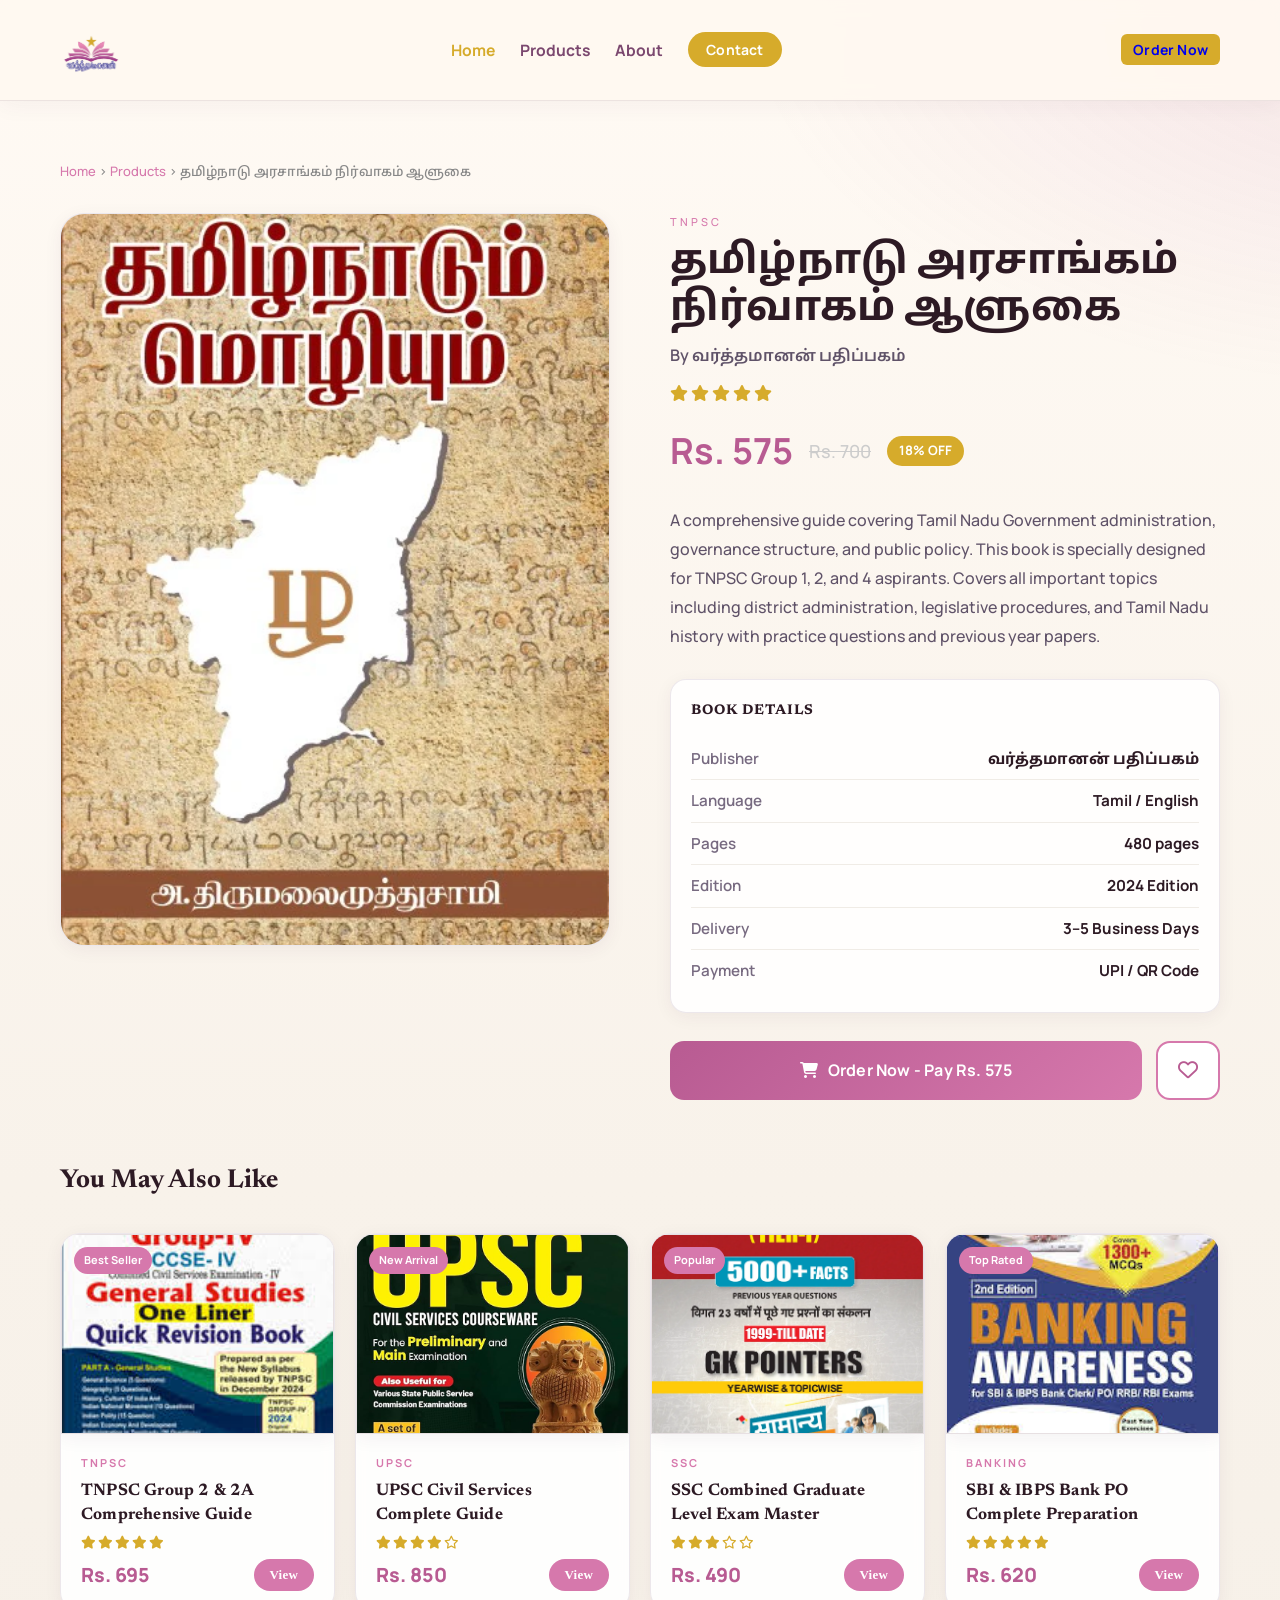
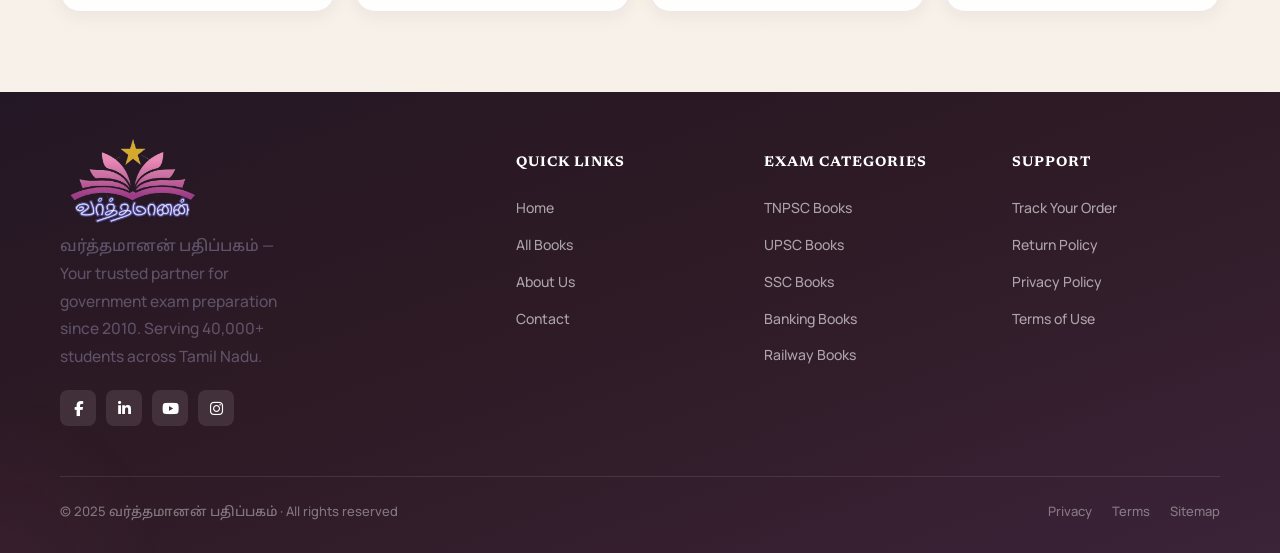
<file: product-detail.html>
<!DOCTYPE html>
<html lang="en">
  <head>
    <meta charset="UTF-8" />
    <meta name="viewport" content="width=device-width, initial-scale=1.0" />
    <title>Book Details — VARTHAMANAN</title>
    <link rel="stylesheet" href="https://cdnjs.cloudflare.com/ajax/libs/font-awesome/6.7.2/css/all.min.css" />
    <link rel="stylesheet" href="./style.css" />
  </head>
  <body>

    <!-- NAV -->
    <header class="nav">
  <img src="./img/logo-1.png" alt="">

  <button class="hamburger" id="hamburger" onclick="toggleMenu()">
    <span></span>
    <span></span>
    <span></span>
  </button>

  <div class="nav-menu" id="navMenu">
    <ul>
      <li><a href="index.html" class="nav-active">Home</a></li>
      <li><a href="products.html">Products</a></li>
      <li><a href="about.html">About</a></li>
    </ul>
    <div class="nav-lang-mobile">
      <button><a href="./products.html">Order Now</a> </button>

    </div>
    <button class="active" onclick="window.location.href='#contact-section'">Contact</button>
  </div>

  <div class="lang" id="langDesktop">
    <button> <a href="./products.html">Order Now</a></button>

  </div>
</header>

    <!-- DETAIL SECTION -->
    <section class="detail-section" id="detailSection">
      <div class="breadcrumb">
        <a href="index.html">Home</a> &rsaquo;
        <a href="products.html">Products</a> &rsaquo;
        <span id="breadcrumbTitle">Book Details</span>
      </div>

      <div class="detail-grid">
        <div class="detail-img-wrap">
          <img id="detailImg" src="" alt="Book Cover" />
        </div>
        <div class="detail-info">
          <div class="detail-cat" id="detailCat">TNPSC</div>
          <h1 class="detail-title" id="detailTitle">Loading...</h1>
          <div class="detail-author" id="detailAuthor">By வர்த்தமானன் பதிப்பகம்</div>
          <div class="detail-stars" id="detailStars">
            <i class="fa-solid fa-star" aria-hidden="true"></i>
            <i class="fa-solid fa-star" aria-hidden="true"></i>
            <i class="fa-solid fa-star" aria-hidden="true"></i>
            <i class="fa-solid fa-star" aria-hidden="true"></i>
            <i class="fa-solid fa-star" aria-hidden="true"></i>
          </div>
          <div class="detail-price-wrap">
            <div class="detail-price" id="detailPrice">Rs. 575</div>
            <div class="detail-original-price" id="detailOriginal">Rs. 700</div>
            <div class="detail-discount" id="detailDiscount">18% OFF</div>
          </div>
          <p class="detail-desc" id="detailDesc">Loading description...</p>

          <div class="detail-specs" id="detailSpecs">
            <h4>Book Details</h4>
            <div class="spec-row"><span class="spec-label">Publisher</span><span class="spec-val">வர்த்தமானன் பதிப்பகம்</span></div>
            <div class="spec-row"><span class="spec-label">Language</span><span class="spec-val">Tamil / English</span></div>
            <div class="spec-row" id="specPages"><span class="spec-label">Pages</span><span class="spec-val">—</span></div>
            <div class="spec-row" id="specEdition"><span class="spec-label">Edition</span><span class="spec-val">—</span></div>
            <div class="spec-row"><span class="spec-label">Delivery</span><span class="spec-val">3–5 Business Days</span></div>
            <div class="spec-row"><span class="spec-label">Payment</span><span class="spec-val">UPI / QR Code</span></div>
          </div>

          <div class="detail-actions">
            <a id="orderBtn" href="order.html?id=1" class="detail-order-btn">
              <i class="fa-solid fa-cart-shopping" aria-hidden="true"></i><span>Order Now - Pay Rs. 575</span>
            </a>
            <button class="detail-wishlist-btn" title="Add to Wishlist"><i class="fa-regular fa-heart" aria-hidden="true"></i></button>
          </div>
        </div>
      </div>
    </section>

    <!-- RELATED BOOKS -->
    <section class="related-section">
      <h2>You May Also Like</h2>
      <div class="related-grid" id="relatedGrid"></div>
    </section>

     <!-- FOOTER -->
    <footer class="site-footer">
      <div class="footer-grid">
        <div class="footer-brand">
          <div class="footer-logo"><img src="./img/logo-1.png" alt=""></div>
          <p>வர்த்தமானன் பதிப்பகம் — Your trusted partner for government exam preparation since 2010. Serving 40,000+ students across Tamil Nadu.</p>
          <div class="footer-social">
            <a href="#" aria-label="Facebook"><i class="fa-brands fa-facebook-f"></i></a>
            <a href="#" aria-label="LinkedIn"><i class="fa-brands fa-linkedin-in"></i></a>
            <a href="#" aria-label="YouTube"><i class="fa-brands fa-youtube"></i></a>
            <a href="https://www.instagram.com/varthamanan_books/" aria-label="insta"><i class="fa-brands fa-instagram"></i></a>
          </div>
        </div>
        <div class="footer-col">
          <h5>Quick Links</h5>
          <ul>
            <li><a href="index.html">Home</a></li>
            <li><a href="products.html">All Books</a></li>
            <li><a href="#contact-section">About Us</a></li>
            <li><a href="#contact-section">Contact</a></li>
          </ul>
        </div>
        <div class="footer-col">
          <h5>Exam Categories</h5>
          <ul>
            <li><a href="products.html?cat=tnpsc">TNPSC Books</a></li>
            <li><a href="products.html?cat=upsc">UPSC Books</a></li>
            <li><a href="products.html?cat=ssc">SSC Books</a></li>
            <li><a href="products.html?cat=banking">Banking Books</a></li>
            <li><a href="products.html?cat=railway">Railway Books</a></li>
          </ul>
        </div>
        <div class="footer-col">
          <h5>Support</h5>
          <ul>
            <li><a href="#">Track Your Order</a></li>
            <li><a href="#">Return Policy</a></li>
            <li><a href="#">Privacy Policy</a></li>
            <li><a href="#">Terms of Use</a></li>
          </ul>
        </div>
      </div>
      <div class="footer-bottom">
        <p>© 2025 வர்த்தமானன் பதிப்பகம் · All rights reserved</p>
        <div class="footer-bottom-links">
          <a href="#">Privacy</a>
          <a href="#">Terms</a>
          <a href="#">Sitemap</a>
        </div>
      </div>
    </footer>

    <script>
      const books = [
        {
          id: 1, category: 'TNPSC',
          title: 'தமிழ்நாடு அரசாங்கம் நிர்வாகம் ஆளுகை',
          author: 'வர்த்தமானன் பதிப்பகம்',
          price: 575, original: 700, rating: 5,
          pages: '480', edition: '2024 Edition',
          badge: 'Best Seller',
          img: './img/TN-2.webp',
          desc: 'A comprehensive guide covering Tamil Nadu Government administration, governance structure, and public policy. This book is specially designed for TNPSC Group 1, 2, and 4 aspirants. Covers all important topics including district administration, legislative procedures, and Tamil Nadu history with practice questions and previous year papers.'
        },
        {
          id: 2, category: 'UPSC',
          title: 'UPSC Civil Services Complete Guide',
          author: 'வர்த்தமானன் பதிப்பகம்',
          price: 850, original: 1000, rating: 4,
          pages: '650', edition: '2024 Edition',
          badge: 'New Arrival',
          img: './img/TNPSC-4.jpg',
          desc: 'The most comprehensive UPSC Civil Services preparation guide covering Prelims and Mains syllabus. Includes Indian Polity, History, Geography, Economy, Science & Technology, and Current Affairs. Features 2000+ practice MCQs, previous year papers with solutions, and topic-wise analysis of exam trends.'
        },
        {
          id: 3, category: 'SSC',
          title: 'SSC Combined Graduate Level Exam Master',
          author: 'வர்த்தமானன் பதிப்பகம்',
          price: 490, original: 600, rating: 3,
          pages: '420', edition: '2024 Edition',
          badge: 'Popular',
          img: './img/SSC-4.webp',
          desc: 'Complete preparation material for SSC CGL Tier I and Tier II examinations. Covers Quantitative Aptitude, English Language, Reasoning Ability, and General Awareness. Includes shortcuts, tricks, and time management strategies to maximize your score in the SSC CGL exam.'
        },
        {
          id: 4, category: 'BANKING',
          title: 'SBI & IBPS Bank PO Complete Preparation',
          author: 'வர்த்தமானன் பதிப்பகம்',
          price: 620, original: 750, rating: 5,
          pages: '580', edition: '2024 Edition',
          badge: 'Top Rated',
          img: './img/BANK-1.jpg',
          desc: 'The ultimate preparation guide for Bank PO examinations including SBI PO and IBPS PO. Covers Reasoning, Quantitative Aptitude, English, General Awareness, and Computer Knowledge. Features descriptive writing guidance, mock interview tips, and 15 full-length mock tests.'
        },
        {
          id: 5, category: 'POLICE',
          title: 'Tamil Nadu Police Constable Exam Guide',
          author: 'வர்த்தமானன் பதிப்பகம்',
          price: 450, original: 550, rating: 4,
          pages: '380', edition: '2024 Edition',
          badge: 'Best Seller',
          img: './img/police.jpg',
          desc: 'Comprehensive preparation for Tamil Nadu Police Constable written examination. Covers Tamil language, General Knowledge, Mathematics, and Science as per the latest TNUSRB syllabus. Includes physical fitness test guidelines, previous year papers, and mock tests with detailed solutions.'
        },
        {
          id: 6, category: 'RAILWAY',
          title: 'RRB NTPC Railway Recruitment Board Guide',
          author: 'வர்த்தமானன் பதிப்பகம்',
          price: 530, original: 650, rating: 4,
          pages: '500', edition: '2024 Edition',
          badge: 'New Edition',
          img: './img/RRB-2.jpg',
          desc: 'Complete preparation guide for RRB NTPC CBT 1 and CBT 2 examinations. Covers Mathematics, General Intelligence, General Awareness, and General Science. Includes topic-wise practice questions, 10 full mock tests, and previous year question papers with solutions.'
        },
        {
          id: 7, category: 'TNPSC',
          title: 'TNPSC Group 2 & 2A Comprehensive Guide',
          author: 'வர்த்தமானன் பதிப்பகம்',
          price: 695, original: 850, rating: 5,
          pages: '560', edition: '2024 Edition',
          badge: 'Best Seller',
          img: './img/TNPSC-3.jpg',
          desc: 'The definitive guide for TNPSC Group 2 and Group 2A (Interview and Non-Interview posts). Covers General Studies (Unit 1–8), Aptitude & Mental Ability, and General Tamil/English. Special focus on Tamil Nadu history, culture, and contemporary issues with model question papers.'
        },
        {
          id: 8, category: 'UPSC',
          title: 'Indian History & Polity for UPSC Prelims',
          author: 'வர்த்தமானன் பதிப்பகம்',
          price: 780, original: 950, rating: 5,
          pages: '620', edition: '2024 Edition',
          badge: 'Top Rated',
          img: './img/UPSC-2.jpg',
          desc: 'Specialized guide covering Indian History from Ancient to Modern era and Indian Polity for UPSC Civil Services Preliminary Examination. Includes art and culture, freedom struggle, constitutional development, and political system with 3000+ practice MCQs and chapter summaries.'
        },
        {
          id: 9, category: 'SSC',
          title: 'SSC MTS Multi Tasking Staff Complete Book',
          author: 'வர்த்தமானன் பதிப்பகம்',
          price: 420, original: 500, rating: 4,
          pages: '360', edition: '2024 Edition',
          badge: 'Popular',
          img: './img/SS-4.webp',
          desc: 'Complete preparation material for SSC Multi Tasking Staff (MTS) examination. Covers Numerical & Mathematical Ability, Reasoning, English Language, and General Awareness. Includes Paper 1 and Paper 2 (descriptive) preparation with sample essays and letter writing practice.'
        },
      ];

      function stars(n) {
        return Array.from({ length: 5 }, (_, i) =>
          `<i class="${i < n ? 'fa-solid' : 'fa-regular'} fa-star" aria-hidden="true"></i>`
        ).join('');
      }

      const urlParams = new URLSearchParams(window.location.search);
      const id = parseInt(urlParams.get('id')) || 1;
      const book = books.find(b => b.id === id) || books[0];

      // Populate detail
      document.getElementById('breadcrumbTitle').textContent = book.title;
      document.getElementById('detailImg').src = book.img;
      document.getElementById('detailImg').alt = book.title;
      document.getElementById('detailCat').textContent = book.category;
      document.getElementById('detailTitle').textContent = book.title;
      document.getElementById('detailAuthor').textContent = 'By ' + book.author;
      document.getElementById('detailStars').innerHTML = stars(book.rating);
      document.getElementById('detailPrice').textContent = 'Rs. ' + book.price;
      document.getElementById('detailOriginal').textContent = 'Rs. ' + book.original;
      const disc = Math.round((1 - book.price / book.original) * 100);
      document.getElementById('detailDiscount').textContent = disc + '% OFF';
      document.getElementById('detailDesc').textContent = book.desc;
      document.getElementById('specPages').querySelector('.spec-val').textContent = book.pages + ' pages';
      document.getElementById('specEdition').querySelector('.spec-val').textContent = book.edition;

      // Order button
      const orderBtn = document.getElementById('orderBtn');
      orderBtn.href = 'order.html?id=' + book.id;
      orderBtn.innerHTML = `<i class="fa-solid fa-cart-shopping" aria-hidden="true"></i><span>Order Now - Pay Rs. ${book.price}</span>`;
      const wishlistBtn = document.querySelector('.detail-wishlist-btn');
      if (wishlistBtn) wishlistBtn.innerHTML = '<i class="fa-regular fa-heart" aria-hidden="true"></i>';

      // Related books (same category, exclude current)
      const related = books.filter(b => b.category === book.category && b.id !== book.id).slice(0, 4);
      const otherBooks = books.filter(b => b.category !== book.category).slice(0, 4 - related.length);
      const relatedList = [...related, ...otherBooks].slice(0, 4);

      document.getElementById('relatedGrid').innerHTML = relatedList.map(b => `
        <a class="product-card" href="product-detail.html?id=${b.id}">
          <div class="product-card-img" style="height:200px">
            <img src="${b.img}" alt="${b.title}" />
            <div class="product-badge">${b.badge}</div>
          </div>
          <div class="product-card-body">
            <div class="product-category">${b.category}</div>
            <h3>${b.title}</h3>
            <div class="stars">${stars(b.rating)}</div>
            <div class="product-card-footer">
              <div class="product-price">Rs. ${b.price}</div>
              <button class="product-buy-btn" onclick="event.preventDefault();window.location.href='product-detail.html?id=${b.id}'">View</button>
            </div>
          </div>
        </a>
      `).join('');
    </script>
    <script>
  function toggleMenu() {
    const menu = document.getElementById('navMenu');
    const btn = document.getElementById('hamburger');
    let overlay = document.getElementById('navOverlay');

    if (!overlay) {
      overlay = document.createElement('div');
      overlay.className = 'nav-overlay';
      overlay.id = 'navOverlay';
      overlay.onclick = toggleMenu;
      document.body.appendChild(overlay);
    }

    menu.classList.toggle('open');
    btn.classList.toggle('open');
    overlay.classList.toggle('show');
    document.body.style.overflow = menu.classList.contains('open') ? 'hidden' : '';
  }

  // Menu link click-la auto close
  document.querySelectorAll('.nav-menu a, .nav-menu .active').forEach(el => {
    el.addEventListener('click', () => {
      const menu = document.getElementById('navMenu');
      if (menu.classList.contains('open')) toggleMenu();
    });
  });
</script>
    <script src="./animations.js"></script>
  </body>
</html>
</file>
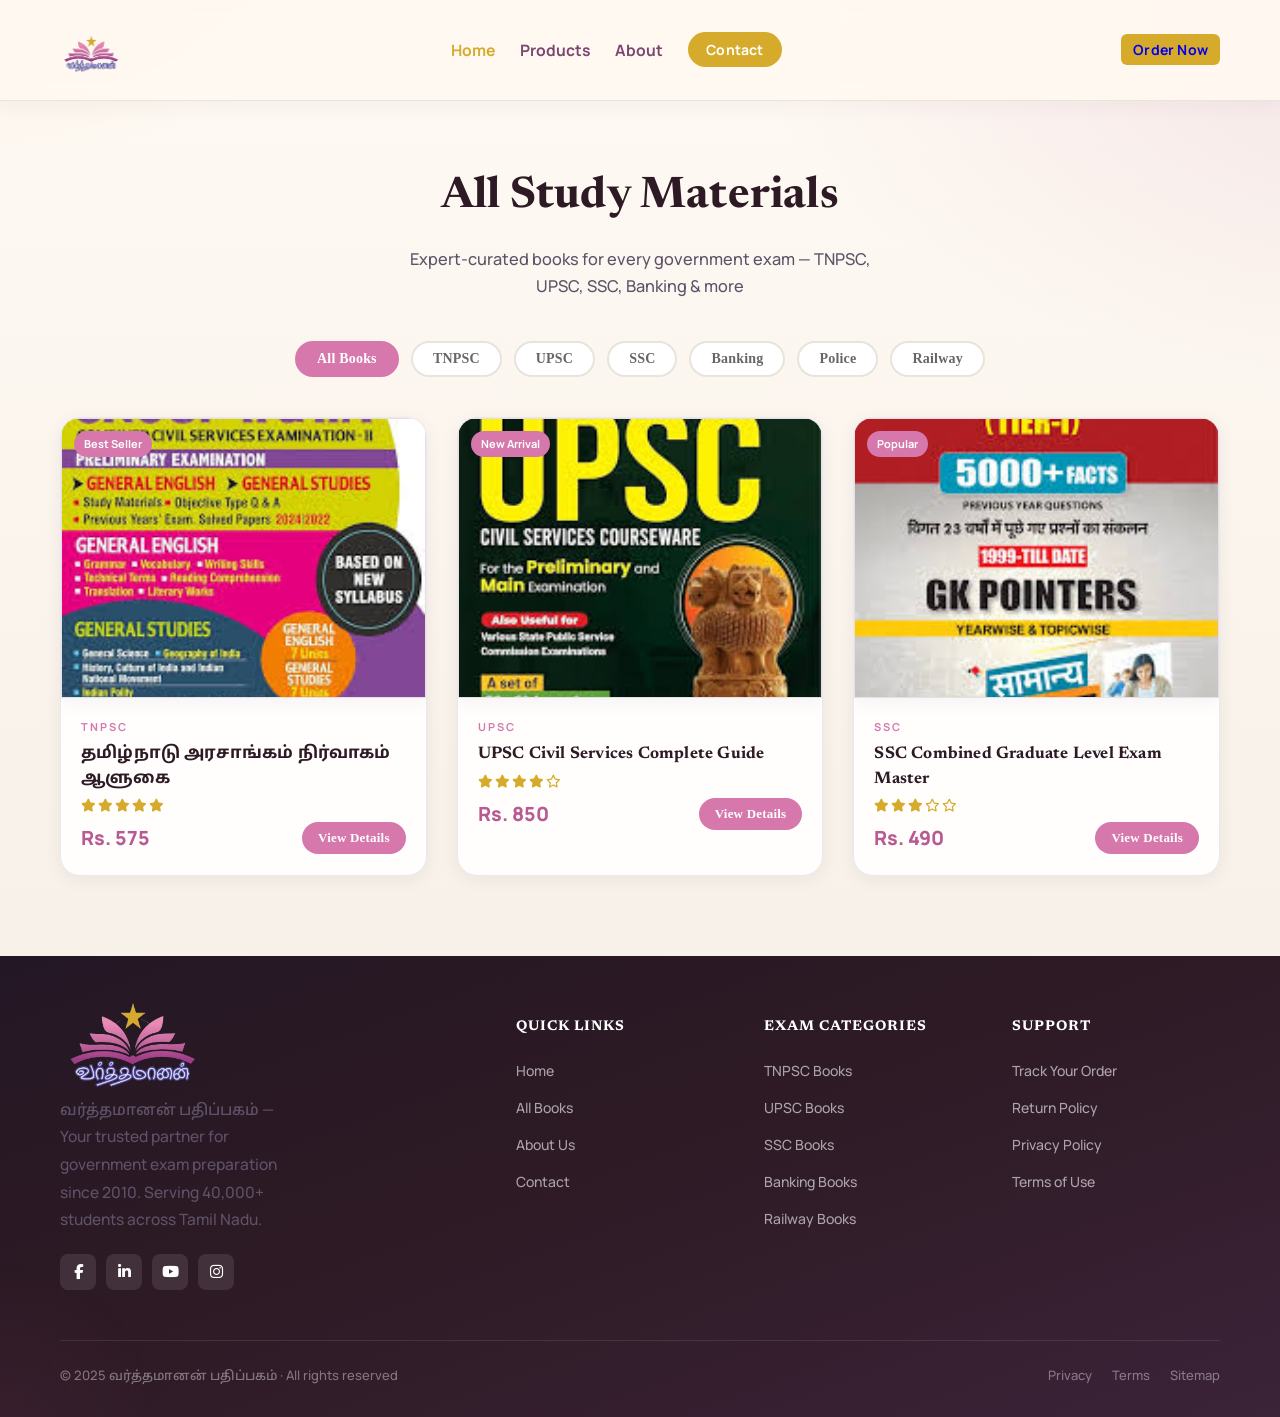
<file: products.html>
<!DOCTYPE html>
<html lang="en">
  <head>
    <meta charset="UTF-8" />
    <meta name="viewport" content="width=device-width, initial-scale=1.0" />
    <title>All Books — VARTHAMANAN</title>
    <link rel="stylesheet" href="https://cdnjs.cloudflare.com/ajax/libs/font-awesome/6.7.2/css/all.min.css" />
    <link rel="stylesheet" href="./style.css" />
  </head>
  <body>

    <!-- NAV -->
     <header class="nav">
  <img src="./img/logo-1.png" alt="">

  <button class="hamburger" id="hamburger" onclick="toggleMenu()">
    <span></span>
    <span></span>
    <span></span>
  </button>

  <div class="nav-menu" id="navMenu">
    <ul>
      <li><a href="index.html" class="nav-active">Home</a></li>
      <li><a href="products.html">Products</a></li>
      <li><a href="about.html">About</a></li>
    </ul>
    <div class="nav-lang-mobile">
      <button><a href="./products.html">Order Now</a> </button>

    </div>
    <button class="active" onclick="window.location.href='#contact-section'">Contact</button>
  </div>

  <div class="lang" id="langDesktop">
    <button> <a href="./products.html">Order Now</a></button>

  </div>
</header>

    <!-- PRODUCTS HERO -->
    <section class="products-hero">
      <h1>All Study Materials</h1>
      <p>Expert-curated books for every government exam — TNPSC, UPSC, SSC, Banking &amp; more</p>
    </section>

    <!-- FILTERS -->
    <div class="products-filter" id="filterBar">
      <button class="filter-btn active" onclick="filterBooks('all', this)">All Books</button>
      <button class="filter-btn" onclick="filterBooks('tnpsc', this)">TNPSC</button>
      <button class="filter-btn" onclick="filterBooks('upsc', this)">UPSC</button>
      <button class="filter-btn" onclick="filterBooks('ssc', this)">SSC</button>
      <button class="filter-btn" onclick="filterBooks('banking', this)">Banking</button>
      <button class="filter-btn" onclick="filterBooks('police', this)">Police</button>
      <button class="filter-btn" onclick="filterBooks('railway', this)">Railway</button>
    </div>

    <!-- PRODUCTS GRID -->
    <div class="products-grid" id="productsGrid"></div>

     <!-- FOOTER -->
    <footer class="site-footer">
      <div class="footer-grid">
        <div class="footer-brand">
          <div class="footer-logo"><img src="./img/logo-1.png" alt=""></div>
          <p>வர்த்தமானன் பதிப்பகம் — Your trusted partner for government exam preparation since 2010. Serving 40,000+ students across Tamil Nadu.</p>
          <div class="footer-social">
            <a href="#" aria-label="Facebook"><i class="fa-brands fa-facebook-f"></i></a>
            <a href="#" aria-label="LinkedIn"><i class="fa-brands fa-linkedin-in"></i></a>
            <a href="#" aria-label="YouTube"><i class="fa-brands fa-youtube"></i></a>
            <a href="https://www.instagram.com/varthamanan_books/" aria-label="insta"><i class="fa-brands fa-instagram"></i></a>
          </div>
        </div>
        <div class="footer-col">
          <h5>Quick Links</h5>
          <ul>
            <li><a href="index.html">Home</a></li>
            <li><a href="products.html">All Books</a></li>
            <li><a href="#contact-section">About Us</a></li>
            <li><a href="#contact-section">Contact</a></li>
          </ul>
        </div>
        <div class="footer-col">
          <h5>Exam Categories</h5>
          <ul>
            <li><a href="products.html?cat=tnpsc">TNPSC Books</a></li>
            <li><a href="products.html?cat=upsc">UPSC Books</a></li>
            <li><a href="products.html?cat=ssc">SSC Books</a></li>
            <li><a href="products.html?cat=banking">Banking Books</a></li>
            <li><a href="products.html?cat=railway">Railway Books</a></li>
          </ul>
        </div>
        <div class="footer-col">
          <h5>Support</h5>
          <ul>
            <li><a href="#">Track Your Order</a></li>
            <li><a href="#">Return Policy</a></li>
            <li><a href="#">Privacy Policy</a></li>
            <li><a href="#">Terms of Use</a></li>
          </ul>
        </div>
      </div>
      <div class="footer-bottom">
        <p>© 2025 வர்த்தமானன் பதிப்பகம் · All rights reserved</p>
        <div class="footer-bottom-links">
          <a href="#">Privacy</a>
          <a href="#">Terms</a>
          <a href="#">Sitemap</a>
        </div>
      </div>
    </footer>

    <script>
      const books = [
        {
          id: 1, category: 'tnpsc',
          title: 'தமிழ்நாடு அரசாங்கம் நிர்வாகம் ஆளுகை',
          author: 'வர்த்தமானன் பதிப்பகம்',
          price: 575, original: 700, rating: 5,
          badge: 'Best Seller',
          img: './img/TNPSC-1.jpg'
        },

        {
          id: 2, category: 'upsc',
          title: 'UPSC Civil Services Complete Guide',
          author: 'வர்த்தமானன் பதிப்பகம்',
          price: 850, original: 1000, rating: 4,
          badge: 'New Arrival',
          img: './img/UPSC-1.jpg'
        },

        {
          id: 3, category: 'ssc',
          title: 'SSC Combined Graduate Level Exam Master',
          author: 'வர்த்தமானன் பதிப்பகம்',
          price: 490, original: 600, rating: 3,
          badge: 'Popular',
          img: './img/SSC-1.jpg'
        },

        // {
        //   id: 4, category: 'banking',
        //   title: 'SBI & IBPS Bank PO Complete Preparation',
        //   author: 'வர்த்தமானன் பதிப்பகம்',
        //   price: 620, original: 750, rating: 5,
        //   badge: 'Top Rated',
        //   img: 'https://covers.openlibrary.org/b/id/10909258-L.jpg'
        // },
        // {
        //   id: 5, category: 'police',
        //   title: 'Tamil Nadu Police Constable Exam Guide',
        //   author: 'வர்த்தமானன் பதிப்பகம்',
        //   price: 450, original: 550, rating: 4,
        //   badge: 'Best Seller',
        //   img: 'https://covers.openlibrary.org/b/id/8231856-L.jpg'
        // },
        // {
        //   id: 6, category: 'railway',
        //   title: 'RRB NTPC Railway Recruitment Board Guide',
        //   author: 'வர்த்தமானன் பதிப்பகம்',
        //   price: 530, original: 650, rating: 4,
        //   badge: 'New Edition',
        //   img: 'https://covers.openlibrary.org/b/id/10521267-L.jpg'
        // },
        // {
        //   id: 7, category: 'tnpsc',
        //   title: 'TNPSC Group 2 & 2A Comprehensive Guide',
        //   author: 'வர்த்தமானன் பதிப்பகம்',
        //   price: 695, original: 850, rating: 5,
        //   badge: 'Best Seller',
        //   img: 'https://covers.openlibrary.org/b/id/10521267-L.jpg'
        // },
        // {
        //   id: 8, category: 'upsc',
        //   title: 'Indian History & Polity for UPSC Prelims',
        //   author: 'வர்த்தமானன் பதிப்பகம்',
        //   price: 780, original: 950, rating: 5,
        //   badge: 'Top Rated',
        //   img: 'https://covers.openlibrary.org/b/id/10594765-L.jpg'
        // },
        // {
        //   id: 9, category: 'ssc',
        //   title: 'SSC MTS Multi Tasking Staff Complete Book',
        //   author: 'வர்த்தமானன் பதிப்பகம்',
        //   price: 420, original: 500, rating: 4,
        //   badge: 'Popular',
        //   img: 'https://covers.openlibrary.org/b/id/10909258-L.jpg'
        // },
      ];

      function stars(n) {
        return Array.from({ length: 5 }, (_, i) =>
          `<i class="${i < n ? 'fa-solid' : 'fa-regular'} fa-star" aria-hidden="true"></i>`
        ).join('');
      }

      function renderBooks(list) {
        const grid = document.getElementById('productsGrid');
        grid.innerHTML = list.map(b => `
          <a class="product-card" href="product-detail.html?id=${b.id}">
            <div class="product-card-img">
              <img src="${b.img}" alt="${b.title}" />
              <div class="product-badge">${b.badge}</div>
            </div>
            <div class="product-card-body">
              <div class="product-category">${b.category.toUpperCase()}</div>
              <h3>${b.title}</h3>
              <div class="stars">${stars(b.rating)}</div>
              <div class="product-card-footer">
                <div class="product-price">Rs. ${b.price}</div>
                <button class="product-buy-btn" onclick="event.preventDefault();window.location.href='product-detail.html?id=${b.id}'">View Details</button>
              </div>
            </div>
          </a>
        `).join('');
        requestAnimationFrame(() => {
    document.querySelectorAll('.product-card').forEach((card, i) => {
      card.style.transitionDelay = (i * 0.06) + 's';
      card.classList.add('va-visible');
    });
  });
      }

      function filterBooks(cat, btn) {
        document.querySelectorAll('.filter-btn').forEach(b => b.classList.remove('active'));
        btn.classList.add('active');
        const filtered = cat === 'all' ? books : books.filter(b => b.category === cat);
        renderBooks(filtered);
      }

      function filterLang(l) { /* lang toggle placeholder */ }

      // On load — check URL param
      const urlParams = new URLSearchParams(window.location.search);
      const cat = urlParams.get('cat');
      if (cat) {
        const matchBtn = [...document.querySelectorAll('.filter-btn')].find(b => b.textContent.toLowerCase() === cat);
        if (matchBtn) filterBooks(cat, matchBtn);
        else renderBooks(books);
      } else {
        renderBooks(books);
      }
    </script>
    <script>
  function toggleMenu() {
    const menu = document.getElementById('navMenu');
    const btn = document.getElementById('hamburger');
    let overlay = document.getElementById('navOverlay');

    if (!overlay) {
      overlay = document.createElement('div');
      overlay.className = 'nav-overlay';
      overlay.id = 'navOverlay';
      overlay.onclick = toggleMenu;
      document.body.appendChild(overlay);
    }

    menu.classList.toggle('open');
    btn.classList.toggle('open');
    overlay.classList.toggle('show');
    document.body.style.overflow = menu.classList.contains('open') ? 'hidden' : '';
  }

  // Menu link click-la auto close
  document.querySelectorAll('.nav-menu a, .nav-menu .active').forEach(el => {
    el.addEventListener('click', () => {
      const menu = document.getElementById('navMenu');
      if (menu.classList.contains('open')) toggleMenu();
    });
  });
</script>
    <script src="./animations.js"></script>
  </body>
</html>
</file>
<file: style.css>
@import url("https://fonts.googleapis.com/css2?family=Manrope:wght@400;500;600;700;800&family=Newsreader:opsz,wght@6..72,500;6..72,700&family=Noto+Sans+Tamil:wght@400;500;600;700&display=swap");

* {
  margin: 0;
  padding: 0;
  box-sizing: border-box;
  max-width: 100%;
  font-family: "Georgia", serif;
}

/* ANIMATED GRID BACKGROUND */
html, body {
  background: #f6f2ed;
  overflow-x: hidden;
  max-width: 100%;
}


/* Grid Layer */
body::before {
  content: "";
  position: fixed;
  inset: 0;
  background-image: linear-gradient(rgba(214, 120, 172, 0.15) 1px, transparent 1px),
    linear-gradient(90deg, rgba(214, 120, 172, 0.15) 1px, transparent 1px);
  background-size: 40px 40px;
  z-index: -2;
  animation: gridMove 10s linear infinite;
}

/* Glow Gradient Layer */
body::after {
  content: "";
  position: fixed;
  inset: 0;
  background: radial-gradient(circle at 20% 30%, rgba(214, 120, 172, 0.2), transparent 40%),
    radial-gradient(circle at 80% 70%, rgba(214, 171, 43, 0.2), transparent 40%);
  z-index: -1;
  animation: glowMove 8s ease-in-out infinite alternate;
}

@keyframes gridMove {
  0% { transform: translate(0, 0); }
  100% { transform: translate(40px, 40px); }
}
@keyframes glowMove {
  0% { transform: scale(1); }
  100% { transform: scale(1.2); }
}
/* ===== NAV ===== */
.nav {
  display: flex;
  justify-content: space-between;
  align-items: center;
  padding: 20px 60px;
  position: sticky;
  top: 0;
  z-index: 1000;
  background: rgba(246, 242, 237, 0.95);
  backdrop-filter: blur(10px);
  border-bottom: 1px solid rgba(214, 120, 172, 0.15);
}
.nav img {
   color: #b85b92;
  text-decoration: none;
  z-index: 1001;
  max-height: 60px;
  max-width: 130px;
}
.nav-menu {
  display: flex;
  align-items: center;
  gap: 25px;
}
.nav-menu ul {
  display: flex;
  align-items: center;
  gap: 25px;
  list-style: none;
}
.nav-menu ul li a {
  text-decoration: none;
  color: #b85b92;
  font-size: 15px;
  transition: 0.2s;
}
.nav-menu ul li a:hover { color: #d6ab2b; }
.nav-menu button {
  border: none;
  padding: 8px 18px;
  border-radius: 20px;
  background: #eee;
  cursor: pointer;
  transition: 0.2s;
  font-size: 14px;
}
.nav-menu button:hover { background: #d678ac; color: white; }
.nav-menu .active { background: #d6ab2b; color: white; }
.lang button {
  margin-left: 8px;
  padding: 6px 12px;
  border: none;
  border-radius: 6px;
  background: #d6ab2b;
  color: white;
  cursor: pointer;
  font-size: 14px;
}

/* Hamburger button — desktop-la hide */
.hamburger {
  display: none;
  flex-direction: column;
  gap: 5px;
  background: transparent;
  border: none;
  cursor: pointer;
  padding: 6px;
  z-index: 1001;
}
.hamburger span {
  display: block;
  width: 24px;
  height: 2px;
  background: #b85b92;
  border-radius: 2px;
  transition: all 0.3s ease;
}
/* X animation */
.hamburger.open span:nth-child(1) {
  transform: translateY(7px) rotate(45deg);
}
.hamburger.open span:nth-child(2) {
  opacity: 0;
}
.hamburger.open span:nth-child(3) {
  transform: translateY(-7px) rotate(-45deg);
}

/* Mobile lang buttons inside menu */
.nav-lang-mobile { display: none; }

/* ===== TABLET NAV (max 1024px) ===== */
@media (max-width: 1024px) {
  .nav { padding: 18px 30px; }
}

/* ===== MOBILE NAV (max 768px) ===== */
@media (max-width: 768px) {
  .nav {
    padding: 16px 20px;
    flex-wrap: nowrap;
  }

  /* Desktop lang hide */
  #langDesktop { display: none; }

  /* Hamburger show */
  .hamburger { display: flex; }

  @media (max-width: 768px) {
  .nav-menu {
    position: fixed;
    top: 0;
    right: -100%;
    width: 80%;
    max-width: 300px;
    height: 100vh;
    background: rgba(246, 242, 237, 0.98);
    backdrop-filter: blur(16px);
    flex-direction: column;
    align-items: flex-start;
    justify-content: flex-start;       /* top-a irundhu start */
    padding: 80px 28px 40px;           /* top padding — hamburger below */
    gap: 8px;
    box-shadow: -4px 0 30px rgba(184, 91, 146, 0.12);
    transition: right 0.35s cubic-bezier(0.4, 0, 0.2, 1);
    border-left: 1px solid rgba(214, 120, 172, 0.15);
    overflow-y: auto;
    overflow-x: hidden;
    z-index: 1000;
  }

  .nav-menu.open {
    right: 0;
  }

  .nav-menu ul {
    flex-direction: column;
    align-items: flex-start;
    gap: 4px;
    width: 100%;
    padding: 0;
    list-style: none;
  }

  .nav-menu ul li {
    width: 100%;
  }

  .nav-menu ul li a {
    font-size: 17px;
    font-weight: 600;
    display: block;
    padding: 12px 0;
    border-bottom: 1px solid rgba(214, 120, 172, 0.1);
    color: #2d1a24;
    white-space: nowrap;              /* wrap aagaathu */
    overflow: hidden;
    text-overflow: ellipsis;
  }

  .nav-menu > .active {
    margin-top: 12px;
    width: 100%;
    text-align: center;
    padding: 12px;
    border-radius: 12px;
    font-size: 15px;
    white-space: nowrap;
    overflow: hidden;
    text-overflow: ellipsis;
    box-sizing: border-box;
  }
}

  .nav-menu ul li a:hover { color: #d678ac; }
  .nav-active { color: #d678ac !important; }

  

  /* Lang buttons inside mobile menu */
  .nav-lang-mobile {
    display: flex;
    gap: 10px;
    margin-top: 8px;
  }

  .nav-lang-mobile button {
    padding: 7px 18px;
    border: none;
    border-radius: 8px;
    background: #d6ab2b;
    color: white;
    cursor: pointer;
    font-size: 14px;
  }
  
  .nav-overlay {
    display: none;
    position: fixed;
    inset: 0;
    background: rgba(45, 26, 36, 0.4);
    z-index: 999;
  }

  .nav-overlay.show { display: block; }
}


/* HERO */
.hero {
  display: flex;
  align-items: center;
  justify-content: space-between;
  padding: 10px 40px;
  position: relative;
  z-index: 1;
  gap: 20px;
  min-height: 75vh; 
}
.hero-left { width: 300px; }
.hero-left h1 { font-size: 48px; line-height: 1.1; }
.hero-left p { margin: 15px 0; color: #666; }
.cta {
  margin-top: 20px; padding: 14px 24px; border: none;
  border-radius: 30px; background: #d678ac; color: white;
  font-weight: bold; cursor: pointer; transition: 0.3s;
}
.cta1 {
   padding: 14px 24px; border: none;
  border-radius: 30px; background: #d678ac; color: white;
  font-weight: bold; cursor: pointer; transition: 0.3s;
  margin: auto;

}
.cat12{
  text-align: center;

}
.cta:hover { background: #b85b92; }
.hero-center { position: relative; }
.book-card { width: 300px; transform: translateY(20px); }
.book-card img { width: 100%; border-radius: 12px; box-shadow: 0 25px 50px rgba(0,0,0,0.25); }
.hero-right { display: flex; align-items: center; gap: 20px; }
.hero-para { width: 50%; }
.vertical-text { writing-mode: vertical-rl; transform: rotate(180deg); font-size: 14px; color: #888; }
.self { width: 92%; background-color: #d6ab2b; border-radius: 20px; height: 30px; position: absolute; bottom: 0%; }
.author-card {
  background: #d6ab2b; padding: 20px; border-radius: 14px;
  width: 160px; text-align: center; color: white;
}
.author-card img { width: 100%; border-radius: 10px; margin-top: 10px; }
.audio-card { background: #fff; padding: 20px; border-radius: 14px; width: 160px; box-shadow: 0 10px 25px rgba(0,0,0,0.1); }
.audio-card .badge {
  background: #d678ac; color: white; padding: 4px 10px;
  border-radius: 10px; font-size: 12px; display: inline-block; margin-top: 8px;
}
@media (max-width: 900px) {
  .hero { flex-direction: column; gap: 40px; text-align: center; }
  .hero-right { flex-direction: column; }
}
@media (max-width: 768px) {
  .hero {
    overflow: hidden;
  }

  .hero-left h1 {
    white-space: normal !important;
    overflow: visible !important;
    word-break: break-word;
    width: 100%;
    max-width: 100%;
  }

  .booklist-wrapper {
    overflow-x: hidden;
  }

  .booklist-item img {
    width: 100%;
    max-width: 100%;
    height: 180px;
  }
}
/* BOOKLIST SECTION */
.booklist-section { background-color: #b85b92; padding: 40px 60px; color: #fff; }
.booklist-container { display: flex; align-items: center; gap: 40px; }
.booklist-label { writing-mode: vertical-rl; transform: rotate(180deg); font-size: 14px; color: #f4f0f0; letter-spacing: 2px; }
.booklist-wrapper { display: flex; gap: 50px; }
.booklist-item { display: flex; align-items: center; gap: 15px; transition: 0.3s ease; }
.booklist-item img { width: 180px; height: 250px; object-fit: cover; border-radius: 6px; box-shadow: 0 10px 20px rgba(0,0,0,0.15); }
.booklist-info h4 { font-size: 16px; margin: 5px 0; }
.booklist-info p { font-size: 13px; color: #ede2e2; }
.booklist-stars { color: #d6ab2b; font-size: 14px; display: flex; align-items: center; gap: 2px; }
.booklist-stars i { font-size: 14px; }
.booklist-info button { margin-top: 8px; padding: 6px 14px; border-radius: 20px; border: 1px solid #ddd; background: transparent; cursor: pointer; font-size: 12px; transition: 0.3s; }
.booklist-item:hover { transform: translateY(-5px); }
.booklist-item:hover button { background: #d678ac; color: #fff; border-color: #d678ac; }
@media (max-width: 900px) {
  .booklist-container { flex-direction: column; }
  .booklist-label { writing-mode: horizontal-tb; transform: none; }
  .booklist-wrapper { flex-direction: column; gap: 25px; }
}
@media (max-width: 768px) {
  .hero {
    flex-direction: column;
    align-items: center;
    text-align: center;
    padding: 30px 20px 50px;
    gap: 24px;
    min-height: 100svh; 
  }
}

/* BROWSE CATEGORIES */
.booklist-category-new-section { padding: 40px 60px; }
.booklist-category-new-header { display: flex; justify-content: space-between; align-items: center; margin-bottom: 8px; }
.booklist-category-new-header h3 { font-size: 18px; }
.booklist-category-new-header a { font-size: 13px; text-decoration: none; color: #999; }
.booklist-category-new-row { display: flex; gap: 25px; overflow-x: auto; }
.booklist-category-new-header-p {
  margin-bottom: 30px;
}
.booklist-category-new-item { min-width: 110px; text-align: center; cursor: pointer; transition: 0.3s; }
.booklist-category-new-item img { width: 90px; height: 130px; object-fit: cover; border-radius: 6px; box-shadow: 0 12px 25px rgba(0,0,0,0.2); }
.booklist-category-new-title { margin-top: 8px; font-size: 13px; font-weight: 600; }
.booklist-category-new-item:hover { transform: translateY(-8px) scale(1.05); }
.booklist-category-new-row::-webkit-scrollbar { display: none; }

/* ABOUT SECTION */
.aboutsection-main { padding: 80px 60px; text-align: center; }
.aboutsection-top h2 { font-size: 26px; margin-bottom: 10px; }
.aboutsection-top p { color: #777; max-width: 600px; margin: auto; }
.aboutsection-video { position: relative; margin: 40px auto; width: 500px; }
.aboutsection-video img { width: 100%; border-radius: 6px; }
.aboutsection-play {
  position: absolute; top: 50%; left: 50%; transform: translate(-50%, -50%);
  background: white; width: 50px; height: 50px; border-radius: 50%;
  display: flex; align-items: center; justify-content: center;
  font-size: 20px; cursor: pointer;
}
.aboutsection-play i { color: #b85b92; font-size: 18px; }
.aboutsection-stats { display: flex; justify-content: center; gap: 80px; margin: 30px 0; }
.aboutsection-stats h3 { color: #d678ac; font-size: 22px; }
.aboutsection-stats p { font-size: 12px; color: #777; }
.aboutsection-bottom { display: flex; align-items: center; justify-content: center; gap: 60px; margin-top: 80px; }
.aboutsection-image { position: relative; }
.aboutsection-image img { width: 280px; border-radius: 6px; position: relative; z-index: 2; }
.aboutsection-bg { position: absolute; width: 280px; height: 280px; background: #e8e2da; top: 20px; left: -20px; z-index: 1; }
.aboutsection-text { max-width: 400px; text-align: left; }
.aboutsection-text span { font-size: 12px; letter-spacing: 2px; color: #999; }
.aboutsection-text h3 { margin: 10px 0; font-size: 20px; }
.aboutsection-text p { color: #666; font-size: 14px; margin-bottom: 20px; }
.aboutsection-sign { font-family: cursive; color: #999; }
@media (max-width: 900px) {
  .aboutsection-bottom { flex-direction: column; text-align: center; }
  .aboutsection-text { text-align: center; }
  .aboutsection-video { width: 100%; }
}

/* ========== WHY CHOOSE US SECTION ========== */
.why-section {
  padding: 80px 60px;
  background: linear-gradient(135deg, #fff5fb 0%, #fffbef 100%);
  position: relative;
  overflow: hidden;
}
.why-section::before {
  content: '';
  position: absolute;
  top: -80px; right: -80px;
  width: 300px; height: 300px;
  background: radial-gradient(circle, rgba(214,120,172,0.12), transparent 70%);
  border-radius: 50%;
}
.why-heading-wrap { text-align: center; margin-bottom: 60px; }
.why-kicker {
  display: inline-block;
  font-size: 11px; letter-spacing: 3px; text-transform: uppercase;
  color: #d678ac; margin-bottom: 12px; font-family: Georgia, serif;
}
.why-heading { font-size: 36px; font-weight: bold; color: #2d1a24; line-height: 1.2; }
.why-heading span { color: #d678ac; }
.why-grid {
  display: grid;
  grid-template-columns: repeat(3, 1fr);
  gap: 30px;
}
.why-card {
  background: white;
  border-radius: 20px;
  padding: 36px 28px;
  text-align: center;
  box-shadow: 0 4px 30px rgba(184,91,146,0.08);
  border: 1px solid rgba(214,120,172,0.1);
  transition: all 0.3s ease;
  position: relative;
  overflow: hidden;
}
.why-card::after {
  content: '';
  position: absolute;
  bottom: 0; left: 0; right: 0;
  height: 3px;
  background: linear-gradient(90deg, #d678ac, #d6ab2b);
  transform: scaleX(0);
  transition: transform 0.3s ease;
}
.why-card:hover { transform: translateY(-8px); box-shadow: 0 12px 50px rgba(184,91,146,0.15); }
.why-card:hover::after { transform: scaleX(1); }
.why-icon {
  width: 64px; height: 64px; margin: 0 auto 20px;
  background: linear-gradient(135deg, #fce8f3, #fef9e7);
  border-radius: 18px; display: flex; align-items: center;
  justify-content: center; font-size: 28px;
}
.why-icon i { font-size: 26px; color: #b85b92; }
.why-card h4 { font-size: 18px; color: #2d1a24; margin-bottom: 10px; }
.why-card p { font-size: 14px; color: #888; line-height: 1.7; }
@media (max-width: 900px) {
  .why-grid { grid-template-columns: 1fr; }
  .why-section { padding: 60px 24px; }
}

/* ========== FINAL CTA SECTION ========== */
.final-cta-section {
  padding: 100px 60px;
  background: linear-gradient(135deg, #b85b92 0%, #d678ac 50%, #d6ab2b 100%);
  text-align: center;
  position: relative;
  overflow: hidden;
}
.final-cta-section::before {
  content: '';
  position: absolute; inset: 0;
  background: url("data:image/svg+xml,%3Csvg width='60' height='60' viewBox='0 0 60 60' xmlns='http://www.w3.org/2000/svg'%3E%3Cg fill='none' fill-rule='evenodd'%3E%3Cg fill='%23ffffff' fill-opacity='0.05'%3E%3Cpath d='M36 34v-4h-2v4h-4v2h4v4h2v-4h4v-2h-4zm0-30V0h-2v4h-4v2h4v4h2V6h4V4h-4z'/%3E%3C/g%3E%3C/g%3E%3C/svg%3E");
}
.final-cta-section .cta-tag {
  display: inline-block;
  background: rgba(255,255,255,0.2);
  color: white; font-size: 12px; letter-spacing: 3px;
  text-transform: uppercase; padding: 6px 20px;
  border-radius: 30px; margin-bottom: 24px;
  border: 1px solid rgba(255,255,255,0.3);
}
.final-cta-section .cta-tag i { margin-right: 8px; }
.final-cta-section h2 {
  font-size: 44px; color: white; line-height: 1.2;
  margin-bottom: 16px; font-weight: bold;
}
.final-cta-section p { color: rgba(255,255,255,0.85); font-size: 16px; max-width: 500px; margin: 0 auto 40px; }
.cta-buttons { display: flex; gap: 16px; justify-content: center; flex-wrap: wrap; }
.cta-btn-primary {
  padding: 16px 36px; background: white; color: #b85b92;
  border: none; border-radius: 30px; font-size: 16px; font-weight: bold;
  cursor: pointer; transition: 0.3s; text-decoration: none; display: inline-block;
}
.cta-btn-primary:hover { transform: translateY(-3px); box-shadow: 0 12px 40px rgba(0,0,0,0.2); }
.cta-btn-secondary {
  padding: 16px 36px; background: transparent; color: white;
  border: 2px solid rgba(255,255,255,0.6); border-radius: 30px;
  font-size: 16px; cursor: pointer; transition: 0.3s;
  text-decoration: none; display: inline-block;
}
.cta-btn-secondary:hover { background: rgba(255,255,255,0.15); }

/* ========== CONTACT & MAP SECTION ========== */
.contact-section { padding: 80px 60px; background: #f6f2ed; }
.contact-heading-wrap { text-align: center; margin-bottom: 60px; }
.contact-kicker { font-size: 11px; letter-spacing: 3px; text-transform: uppercase; color: #d678ac; margin-bottom: 12px; display: block; }
.contact-heading { font-size: 34px; font-weight: bold; color: #2d1a24; }
.contact-grid { display: grid; grid-template-columns: 1fr 1fr; gap: 50px; align-items: start; }
.contact-form-wrap { background: white; border-radius: 24px; padding: 40px; box-shadow: 0 4px 30px rgba(184,91,146,0.08); }
.contact-form-wrap h3 { font-size: 20px; color: #2d1a24; margin-bottom: 24px; }
.cf-group { margin-bottom: 20px; }
.cf-group label { display: block; font-size: 13px; color: #666; margin-bottom: 6px; font-family: Georgia, serif; }
.cf-group input, .cf-group textarea, .cf-group select {
  width: 100%; padding: 12px 16px; border: 1.5px solid #e8e4dc;
  border-radius: 10px; font-size: 14px; font-family: Georgia, serif;
  background: #faf8f4; color: #2d1a24; outline: none; transition: 0.2s;
}
.cf-group input:focus, .cf-group textarea:focus, .cf-group select:focus { border-color: #d678ac; box-shadow: 0 0 0 3px rgba(214,120,172,0.1); }
.cf-group textarea { resize: vertical; min-height: 100px; }
.cf-submit {
  width: 100%; padding: 14px; background: linear-gradient(135deg, #b85b92, #d678ac);
  color: white; border: none; border-radius: 12px; font-size: 16px;
  font-weight: bold; cursor: pointer; transition: 0.3s; font-family: Georgia, serif;
}
.cf-submit:hover { transform: translateY(-2px); box-shadow: 0 8px 30px rgba(184,91,146,0.3); }
.map-info-wrap {}
.map-embed {
  border-radius: 20px; overflow: hidden;
  box-shadow: 0 4px 30px rgba(0,0,0,0.1); margin-bottom: 30px;
}
.map-embed iframe { width: 100%; height: 280px; border: none; display: block; }
.contact-info-cards { display: flex; flex-direction: column; gap: 16px; }
.contact-info-card {
  background: white; border-radius: 14px; padding: 18px 20px;
  display: flex; align-items: flex-start; gap: 14px;
  box-shadow: 0 2px 16px rgba(184,91,146,0.06);
  border: 1px solid rgba(214,120,172,0.1);
}
.ci-icon {
  width: 44px; height: 44px; border-radius: 12px;
  background: linear-gradient(135deg, #fce8f3, #fef9e7);
  display: flex; align-items: center; justify-content: center;
  font-size: 20px; flex-shrink: 0;
}
.ci-icon i { color: #b85b92; font-size: 18px; }
.ci-text h5 { font-size: 14px; color: #2d1a24; margin-bottom: 3px; }
.ci-text p { font-size: 13px; color: #888; line-height: 1.5; }
@media (max-width: 900px) {
  .contact-grid { grid-template-columns: 1fr; }
  .contact-section { padding: 60px 24px; }
}

/* ========== FOOTER ========== */
.site-footer {
  background: #2d1a24;
  color: rgba(255,255,255,0.8);
  padding: 60px 60px 30px;
}
.footer-grid { display: grid; grid-template-columns: 2fr 1fr 1fr 1fr; gap: 40px; margin-bottom: 50px; }
.footer-logo { 
   max-width: 140px;
   max-height: 50px; 
   margin-bottom: 80px;
   margin-top: -50px;
    }
    .footer-logo img {
      width: 100%;
      height: 100%;
    }
.footer-brand p { font-size: 14px; line-height: 1.7; color: rgba(255,255,255,0.6); max-width: 240px; }
.footer-social { display: flex; gap: 10px; margin-top: 20px; }
.footer-social a {
  width: 36px; height: 36px; background: rgba(255,255,255,0.1);
  border-radius: 8px; display: flex; align-items: center; justify-content: center;
  color: white; text-decoration: none; font-size: 14px; transition: 0.2s;
}
.footer-social a i { font-size: 15px; line-height: 1; }
.footer-social a:hover { background: #d678ac; }
.footer-col h5 { font-size: 14px; color: white; letter-spacing: 1px; text-transform: uppercase; margin-bottom: 18px; }
.footer-col ul { list-style: none; }
.footer-col ul li { margin-bottom: 10px; }
.footer-col ul li a { color: rgba(255,255,255,0.6); text-decoration: none; font-size: 14px; transition: 0.2s; }
.footer-col ul li a:hover { color: #d6ab2b; }
.footer-bottom { border-top: 1px solid rgba(255,255,255,0.1); padding-top: 24px; display: flex; justify-content: space-between; align-items: center; }
.footer-bottom p { font-size: 13px; color: rgba(255,255,255,0.4); }
.footer-bottom-links { display: flex; gap: 20px; }
.footer-bottom-links a { font-size: 13px; color: rgba(255,255,255,0.4); text-decoration: none; }
.footer-bottom-links a:hover { color: #d6ab2b; }
@media (max-width: 900px) {
  .footer-grid { grid-template-columns: 1fr 1fr; }
  .site-footer { padding: 40px 24px 24px; }
  .footer-bottom { flex-direction: column; gap: 12px; text-align: center; }
  .nav { padding: 20px 24px; }
  .booklist-category-new-section { padding: 40px 24px; }
  .booklist-section { padding: 40px 24px; }
  .aboutsection-main { padding: 60px 24px; }
  .why-section { padding: 60px 24px; }
  .final-cta-section { padding: 60px 24px; }
  .hero { padding: 40px 24px; }
}

/* ========== PRODUCTS PAGE ========== */
.products-hero {
  padding: 60px 60px 40px;
  text-align: center;
}
.products-hero h1 { font-size: 42px; color: #2d1a24; margin-bottom: 12px; }
.products-hero p { color: #888; font-size: 16px; max-width: 500px; margin: 0 auto; }
.products-filter {
  display: flex; gap: 12px; justify-content: center;
  padding: 0 60px 40px; flex-wrap: wrap;
}
.filter-btn {
  padding: 8px 20px; border-radius: 30px; border: 2px solid #e8e4dc;
  background: white; cursor: pointer; font-size: 14px; transition: 0.2s;
  font-family: Georgia, serif; color: #666;
}
.filter-btn:hover, .filter-btn.active { background: #d678ac; color: white; border-color: #d678ac; }
.products-grid {
  display: grid;
  grid-template-columns: repeat(3, 1fr);
  gap: 30px;
  padding: 0 60px 80px;
}
.product-card {
  background: white; border-radius: 20px; overflow: hidden;
  box-shadow: 0 4px 20px rgba(184,91,146,0.08);
  border: 1px solid rgba(214,120,172,0.1);
  transition: all 0.3s ease; cursor: pointer;
  text-decoration: none; display: block; color: inherit;
}
.product-card:hover { transform: translateY(-8px); box-shadow: 0 16px 50px rgba(184,91,146,0.18); }
.product-card-img { position: relative; overflow: hidden; height: 280px; background: #f9f5f2; }
.product-card-img img { width: 100%; height: 100%; object-fit: cover; transition: transform 0.4s; }
.product-card:hover .product-card-img img { transform: scale(1.05); }
.product-badge {
  position: absolute; top: 12px; left: 12px;
  background: #d678ac; color: white; font-size: 11px;
  padding: 4px 10px; border-radius: 20px; font-weight: bold;
}
.product-card-body { padding: 20px; }
.product-category { font-size: 11px; letter-spacing: 2px; text-transform: uppercase; color: #d678ac; margin-bottom: 6px; }
.product-card-body h3 { font-size: 16px; color: #2d1a24; margin-bottom: 8px; line-height: 1.4; }
.product-card-body .stars { color: #d6ab2b; font-size: 13px; margin-bottom: 10px; display: flex; align-items: center; gap: 2px; }
.product-card-footer { display: flex; justify-content: space-between; align-items: center; }
.product-price { font-size: 18px; font-weight: bold; color: #b85b92; }
.product-buy-btn {
  padding: 8px 16px; background: #d678ac; color: white;
  border: none; border-radius: 20px; font-size: 13px; cursor: pointer;
  transition: 0.2s; font-family: Georgia, serif;
}
.product-buy-btn:hover { background: #b85b92; }
@media (max-width: 900px) {
  .products-grid { grid-template-columns: 1fr 1fr; padding: 0 24px 60px; }
  .products-hero { padding: 40px 24px 30px; }
  .products-filter { padding: 0 24px 30px; }
}
@media (max-width: 600px) {
  .products-grid { grid-template-columns: 1fr; }
}

/* ========== PRODUCT DETAIL PAGE ========== */
.detail-section { padding: 60px; }
.breadcrumb { font-size: 13px; color: #888; margin-bottom: 30px; }
.breadcrumb a { color: #d678ac; text-decoration: none; }
.breadcrumb a:hover { color: #b85b92; }
.detail-grid { display: grid; grid-template-columns: 1fr 1fr; gap: 60px; align-items: start; }
.detail-img-wrap {
  background: white; border-radius: 24px; overflow: hidden;
  box-shadow: 0 8px 40px rgba(184,91,146,0.12);
  aspect-ratio: 3/4; display: flex; align-items: center; justify-content: center;
}
.detail-img-wrap img { width: 100%; height: 100%; object-fit: cover; }
.detail-info {}
.detail-cat { font-size: 11px; letter-spacing: 3px; text-transform: uppercase; color: #d678ac; margin-bottom: 10px; }
.detail-title { font-size: 32px; color: #2d1a24; line-height: 1.2; margin-bottom: 8px; }
.detail-author { font-size: 15px; color: #888; margin-bottom: 16px; font-style: italic; }
.detail-stars { color: #d6ab2b; font-size: 16px; margin-bottom: 20px; display: flex; align-items: center; gap: 3px; }
.detail-price-wrap { display: flex; align-items: center; gap: 16px; margin-bottom: 24px; }
.detail-price { font-size: 36px; font-weight: bold; color: #b85b92; }
.detail-original-price { font-size: 18px; color: #ccc; text-decoration: line-through; }
.detail-discount { background: #d6ab2b; color: white; padding: 4px 12px; border-radius: 20px; font-size: 13px; font-weight: bold; }
.detail-desc { font-size: 15px; color: #666; line-height: 1.8; margin-bottom: 28px; }
.detail-specs { background: white; border-radius: 16px; padding: 20px; margin-bottom: 28px; }
.detail-specs h4 { font-size: 14px; color: #2d1a24; margin-bottom: 14px; letter-spacing: 1px; text-transform: uppercase; }
.spec-row { display: flex; justify-content: space-between; padding: 8px 0; border-bottom: 1px solid #f0ece6; font-size: 14px; }
.spec-row:last-child { border-bottom: none; }
.spec-label { color: #888; }
.spec-val { color: #2d1a24; font-weight: 500; }
.detail-actions { display: flex; gap: 14px; flex-wrap: wrap; }
.detail-order-btn {
  flex: 1; min-width: 180px; padding: 16px 28px;
  background: linear-gradient(135deg, #b85b92, #d678ac);
  color: white; border: none; border-radius: 14px;
  font-size: 16px; font-weight: bold; cursor: pointer;
  transition: 0.3s; font-family: Georgia, serif; text-align: center;
  text-decoration: none; display: inline-flex; align-items: center; justify-content: center; gap: 10px;
}
.detail-order-btn:hover { transform: translateY(-2px); box-shadow: 0 8px 30px rgba(184,91,146,0.3); }
.detail-wishlist-btn {
  padding: 16px 20px; background: white; color: #b85b92;
  border: 2px solid #d678ac; border-radius: 14px; font-size: 20px;
  cursor: pointer; transition: 0.2s; display: inline-flex; align-items: center; justify-content: center;
}
.detail-wishlist-btn:hover { background: #fce8f3; }
.related-section { padding: 0 60px 80px; }
.related-section h2 { font-size: 26px; color: #2d1a24; margin-bottom: 30px; }
.related-grid { display: grid; grid-template-columns: repeat(4, 1fr); gap: 20px; }
@media (max-width: 900px) {
  .detail-section { padding: 30px 24px; }
  .detail-grid { grid-template-columns: 1fr; gap: 30px; }
  .related-section { padding: 0 24px 60px; }
  .related-grid { grid-template-columns: 1fr 1fr; }
}

/* ========== CONTACT PAGE NAV ACTIVE ========== */
.nav-active { color: #d6ab2b !important; font-weight: bold; }

/* ========== SUCCESS TOAST ========== */
.toast {
  position: fixed; bottom: 30px; right: 30px;
  background: #2d1a24; color: white; padding: 16px 24px;
  border-radius: 14px; font-size: 14px; z-index: 9999;
  transform: translateY(100px); opacity: 0;
  transition: all 0.4s ease;
  box-shadow: 0 8px 30px rgba(0,0,0,0.3);
  display: flex; align-items: center; gap: 8px;
}
.toast i { color: #7fe3a2; }
.toast.show { transform: translateY(0); opacity: 1; }
.toast span { color: #d6ab2b; }




/* ============================================
   RESPONSIVE CSS — MOBILE & TABLET ONLY
   Add this at the END of your style.css
   No changes to existing code needed.
   ============================================ */

/* ── TABLET (max 1024px) ── */
@media (max-width: 1024px) {

  .nav {
    padding: 18px 30px;
  }

  .hero {
    padding: 40px 30px;
    flex-wrap: wrap;
    justify-content: center;
    gap: 30px;
  }

  .hero-left {
    width: 100%;
    text-align: center;
  }

  .hero-left h1 {
    font-size: 36px;
  }

  .hero-center {
    order: 2;
  }

  .book-card {
    width: 220px;
  }

  .hero-right {
    order: 3;
    flex-direction: row;
    flex-wrap: wrap;
    justify-content: center;
  }

  .self {
    display: none;
  }

  .booklist-category-new-section {
    padding: 30px 30px;
  }

  .booklist-section {
    padding: 30px 30px;
  }

  .booklist-wrapper {
    flex-wrap: wrap;
    gap: 30px;
  }

  .aboutsection-main {
    padding: 60px 30px;
  }

  .aboutsection-bottom {
    gap: 40px;
  }

  .why-section {
    padding: 60px 30px;
  }

  .why-grid {
    grid-template-columns: repeat(2, 1fr);
    gap: 20px;
  }

  .final-cta-section {
    padding: 70px 30px;
  }

  .contact-section {
    padding: 60px 30px;
  }

  .contact-grid {
    gap: 30px;
  }

  .site-footer {
    padding: 50px 30px 24px;
  }

  .footer-grid {
    grid-template-columns: 1fr 1fr;
    gap: 30px;
  }

  .products-hero {
    padding: 50px 30px 30px;
  }

  .products-filter {
    padding: 0 30px 30px;
  }

  .products-grid {
    grid-template-columns: repeat(2, 1fr);
    padding: 0 30px 60px;
  }

  .detail-section {
    padding: 40px 30px;
  }

  .related-section {
    padding: 0 30px 60px;
  }

  .related-grid {
    grid-template-columns: repeat(2, 1fr);
  }
}


/* ── MOBILE (max 600px) ── */
@media (max-width: 600px) {

  /* NAV */
  .nav {
    padding: 14px 16px;
    flex-wrap: wrap;
    gap: 12px;
  }

  .nav-menu {
    gap: 12px;
    flex-wrap: wrap;
  }

  .nav-menu ul {
    gap: 14px;
    flex-wrap: wrap;
  }

  .nav-menu ul li a {
    font-size: 13px;
  }

  .nav-menu button {
    padding: 7px 14px;
    font-size: 13px;
  }

  .lang button {
    padding: 5px 10px;
    font-size: 13px;
  }

  /* HERO */
  .hero {
    flex-direction: column;
    padding: 28px 16px 40px;
    text-align: center;
    gap: 24px;
  }

  .hero-left {
    width: 100%;
  }

  .hero-left h1 {
    font-size: 28px;
    line-height: 1.2;
  }

  .hero-left p {
    font-size: 14px;
  }

  .cta {
    padding: 12px 22px;
    font-size: 14px;
    margin-top: 14px;
  }

  .book-card {
    width: 180px;
    margin: 0 auto;
  }

  .hero-center {
    order: 2;
    width: 100%;
    display: flex;
    justify-content: center;
  }

  .hero-right {
    order: 3;
    flex-direction: column;
    align-items: center;
    gap: 14px;
    width: 100%;
  }

  .vertical-text {
    writing-mode: horizontal-tb;
    transform: none;
    font-size: 12px;
    text-align: center;
  }

  .author-card,
  .audio-card {
    width: 100%;
    max-width: 300px;
    text-align: center;
  }

  .self {
    display: none;
  }

  /* BROWSE CATEGORIES */
  .booklist-category-new-section {
    padding: 28px 16px;
  }

  .booklist-category-new-header h3 {
    font-size: 16px;
  }

  .booklist-category-new-row {
    gap: 14px;
    padding-bottom: 6px;
  }

  .booklist-category-new-item {
    min-width: 80px;
  }

  .booklist-category-new-item img {
    width: 70px;
    height: 100px;
  }

  .booklist-category-new-title {
    font-size: 12px;
  }

  /* BESTSELLERS */
  .booklist-section {
    padding: 28px 16px;
  }

  .booklist-container {
    flex-direction: column;
    gap: 20px;
  }

  .booklist-label {
    writing-mode: horizontal-tb;
    transform: none;
    font-size: 13px;
    letter-spacing: 1px;
  }

  .booklist-wrapper {
    flex-direction: column;
    gap: 20px;
  }

  .booklist-item {
    flex-direction: column;
    align-items: flex-start;
    gap: 12px;
  }

  .booklist-item img {
    width: 100%;
    height: 200px;
    object-fit: cover;
    border-radius: 8px;
  }

  .booklist-info h4 {
    font-size: 15px;
  }

  /* ABOUT */
  .aboutsection-main {
    padding: 40px 16px;
  }

  .aboutsection-top h2 {
    font-size: 20px;
  }

  .aboutsection-top p {
    font-size: 14px;
  }

  .aboutsection-video {
    width: 100%;
    margin: 24px auto;
  }

  .aboutsection-stats {
    gap: 30px;
    flex-wrap: wrap;
    justify-content: center;
  }

  .aboutsection-stats h3 {
    font-size: 20px;
  }

  .aboutsection-bottom {
    flex-direction: column;
    gap: 30px;
    margin-top: 40px;
  }

  .aboutsection-image img {
    width: 100%;
    max-width: 280px;
    margin: 0 auto;
    display: block;
  }

  .aboutsection-bg {
    width: 100%;
    max-width: 280px;
  }

  .aboutsection-text {
    text-align: center;
    max-width: 100%;
    padding: 0 4px;
  }

  .aboutsection-text h3 {
    font-size: 17px;
  }

  .aboutsection-text p {
    font-size: 13px;
  }

  /* WHY CHOOSE US */
  .why-section {
    padding: 40px 16px;
  }

  .why-heading {
    font-size: 24px;
  }

  .why-grid {
    grid-template-columns: 1fr;
    gap: 16px;
  }

  .why-card {
    padding: 24px 20px;
  }

  .why-card h4 {
    font-size: 16px;
  }

  .why-card p {
    font-size: 13px;
  }

  /* FINAL CTA */
  .final-cta-section {
    padding: 50px 16px;
  }

  .final-cta-section h2 {
    font-size: 26px;
  }

  .final-cta-section p {
    font-size: 14px;
  }

  .cta-buttons {
    flex-direction: column;
    align-items: center;
  }

  .cta-btn-primary,
  .cta-btn-secondary {
    width: 100%;
    max-width: 280px;
    text-align: center;
    padding: 14px 20px;
    font-size: 15px;
  }

  /* CONTACT */
  .contact-section {
    padding: 40px 16px;
  }

  .contact-heading {
    font-size: 22px;
  }

  .contact-grid {
    grid-template-columns: 1fr;
    gap: 30px;
  }

  .contact-form-wrap {
    padding: 24px 16px;
    border-radius: 16px;
  }

  .contact-form-wrap h3 {
    font-size: 17px;
  }

  .cf-group input,
  .cf-group textarea,
  .cf-group select {
    font-size: 14px;
    padding: 10px 12px;
  }

  .cf-submit {
    font-size: 15px;
    padding: 13px;
  }

  .map-embed iframe {
    height: 220px;
  }

  .contact-info-card {
    padding: 14px 16px;
  }

  .ci-text h5 {
    font-size: 13px;
  }

  .ci-text p {
    font-size: 12px;
  }

  /* FOOTER */
  .site-footer {
    padding: 36px 16px 20px;
  }

  .footer-grid {
    grid-template-columns: 1fr;
    gap: 24px;
  }

  .footer-brand .footer-logo {
    font-size: 20px;
  }

  .footer-brand p {
    font-size: 13px;
    max-width: 100%;
  }

  .footer-col h5 {
    font-size: 13px;
  }

  .footer-col ul li a {
    font-size: 13px;
  }

  .footer-bottom {
    flex-direction: column;
    gap: 10px;
    text-align: center;
    padding-top: 20px;
  }

  .footer-bottom p,
  .footer-bottom-links a {
    font-size: 12px;
  }

  .footer-bottom-links {
    gap: 14px;
  }

  /* TOAST */
  .toast {
    bottom: 16px;
    right: 16px;
    left: 16px;
    font-size: 13px;
    padding: 14px 18px;
    border-radius: 10px;
  }

  /* PRODUCTS PAGE */
  .products-hero {
    padding: 36px 16px 24px;
  }

  .products-hero h1 {
    font-size: 26px;
  }

  .products-hero p {
    font-size: 14px;
  }

  .products-filter {
    padding: 0 16px 24px;
    gap: 8px;
  }

  .filter-btn {
    padding: 7px 14px;
    font-size: 13px;
  }

  .products-grid {
    grid-template-columns: 1fr;
    padding: 0 16px 50px;
    gap: 20px;
  }

  .product-card-img {
    height: 220px;
  }

  .product-card-body h3 {
    font-size: 15px;
  }

  .product-price {
    font-size: 16px;
  }

  /* PRODUCT DETAIL PAGE */
  .detail-section {
    padding: 24px 16px;
  }

  .detail-grid {
    grid-template-columns: 1fr;
    gap: 24px;
  }

  .detail-title {
    font-size: 22px;
  }

  .detail-price {
    font-size: 28px;
  }

  .detail-desc {
    font-size: 14px;
  }

  .detail-actions {
    flex-direction: column;
  }

  .detail-order-btn {
    min-width: unset;
    width: 100%;
  }

  .detail-wishlist-btn {
    width: 100%;
    text-align: center;
  }

  .related-section {
    padding: 0 16px 50px;
  }

  .related-section h2 {
    font-size: 20px;
  }

  .related-grid {
    grid-template-columns: 1fr 1fr;
    gap: 14px;
  }
}

/* ============================================
   PRODUCT DETAIL PAGE — RESPONSIVE CSS
   Mobile & Tablet only.
   Paste this at the END of your style.css
   (after the previous responsive.css block)
   ============================================ */

/* ── TABLET (max 1024px) ── */
@media (max-width: 1024px) {

  .detail-section {
    padding: 40px 30px;
  }

  .detail-grid {
    grid-template-columns: 1fr 1fr;
    gap: 36px;
  }

  .detail-title {
    font-size: 26px;
  }

  .detail-price {
    font-size: 30px;
  }

  .related-section {
    padding: 0 30px 60px;
  }

  .related-grid {
    grid-template-columns: repeat(2, 1fr);
    gap: 20px;
  }
}


/* ── MOBILE (max 600px) ── */
@media (max-width: 600px) {

  /* DETAIL SECTION */
  .detail-section {
    padding: 20px 16px 36px;
  }

  /* BREADCRUMB */
  .breadcrumb {
    font-size: 12px;
    margin-bottom: 18px;
    line-height: 1.6;
    word-break: break-word;
  }

  /* DETAIL GRID — stack vertically */
  .detail-grid {
    grid-template-columns: 1fr;
    gap: 20px;
  }

  /* BOOK COVER IMAGE */
  .detail-img-wrap {
    aspect-ratio: 3 / 4;
    max-width: 240px;
    margin: 0 auto;
    border-radius: 14px;
  }

  /* CATEGORY TAG */
  .detail-cat {
    font-size: 10px;
    letter-spacing: 2px;
    margin-bottom: 8px;
  }

  /* TITLE */
  .detail-title {
    font-size: 20px;
    line-height: 1.3;
    margin-bottom: 6px;
  }

  /* AUTHOR */
  .detail-author {
    font-size: 13px;
    margin-bottom: 12px;
  }

  /* STARS */
  .detail-stars {
    font-size: 15px;
    margin-bottom: 14px;
  }

  /* PRICE ROW */
  .detail-price-wrap {
    flex-wrap: wrap;
    gap: 10px;
    margin-bottom: 18px;
    align-items: center;
  }

  .detail-price {
    font-size: 26px;
  }

  .detail-original-price {
    font-size: 15px;
  }

  .detail-discount {
    font-size: 12px;
    padding: 3px 10px;
  }

  /* DESCRIPTION */
  .detail-desc {
    font-size: 14px;
    line-height: 1.75;
    margin-bottom: 20px;
  }

  /* SPECS BOX */
  .detail-specs {
    padding: 16px;
    border-radius: 12px;
    margin-bottom: 20px;
  }

  .detail-specs h4 {
    font-size: 12px;
    margin-bottom: 12px;
  }

  .spec-row {
    font-size: 13px;
    padding: 7px 0;
  }

  /* ACTION BUTTONS */
  .detail-actions {
    flex-direction: column;
    gap: 12px;
  }

  .detail-order-btn {
    width: 100%;
    min-width: unset;
    text-align: center;
    padding: 15px 20px;
    font-size: 15px;
    border-radius: 12px;
  }

  .detail-wishlist-btn {
    width: 100%;
    padding: 13px;
    font-size: 18px;
    border-radius: 12px;
    text-align: center;
  }

  /* RELATED SECTION */
  .related-section {
    padding: 0 16px 50px;
  }

  .related-section h2 {
    font-size: 18px;
    margin-bottom: 20px;
  }

  .related-grid {
    grid-template-columns: 1fr 1fr;
    gap: 14px;
  }

  .related-grid .product-card-img {
    height: 160px !important;
  }

  .related-grid .product-card-body {
    padding: 14px 12px;
  }

  .related-grid .product-card-body h3 {
    font-size: 13px;
    line-height: 1.4;
    margin-bottom: 6px;
  }

  .related-grid .product-category {
    font-size: 10px;
  }

  .related-grid .stars {
    font-size: 12px;
  }

  .related-grid .product-price {
    font-size: 14px;
  }

  .related-grid .product-buy-btn {
    padding: 6px 12px;
    font-size: 12px;
  }
}


/* ── VERY SMALL SCREENS (max 380px) ── */
@media (max-width: 380px) {

  .related-grid {
    grid-template-columns: 1fr;
  }

  .detail-title {
    font-size: 18px;
  }

  .detail-price {
    font-size: 22px;
  }

  .detail-img-wrap {
    max-width: 200px;
  }
}

/* ============================================
   PRODUCTS PAGE (products.html) — RESPONSIVE CSS
   Mobile & Tablet only.
   Paste at the END of your style.css
   (after all previous responsive blocks)
   ============================================ */

/* ── TABLET (max 1024px) ── */
@media (max-width: 1024px) {

  .products-hero {
    padding: 50px 30px 30px;
  }

  .products-hero h1 {
    font-size: 34px;
  }

  .products-filter {
    padding: 0 30px 30px;
    gap: 10px;
  }

  .products-grid {
    grid-template-columns: repeat(2, 1fr);
    padding: 0 30px 60px;
    gap: 24px;
  }

  .product-card-img {
    height: 240px;
  }
}


/* ── MOBILE (max 600px) ── */
@media (max-width: 600px) {

  /* HERO */
  .products-hero {
    padding: 32px 16px 20px;
    text-align: center;
  }

  .products-hero h1 {
    font-size: 24px;
    line-height: 1.3;
    margin-bottom: 10px;
  }

  .products-hero p {
    font-size: 13px;
    line-height: 1.6;
  }

  /* FILTER BAR — horizontal scroll, no wrap */
  .products-filter {
    padding: 0 16px 20px;
    gap: 8px;
    flex-wrap: nowrap;
    overflow-x: auto;
    justify-content: flex-start;
    -webkit-overflow-scrolling: touch;
    scrollbar-width: none;
  }

  .products-filter::-webkit-scrollbar {
    display: none;
  }

  .filter-btn {
    padding: 7px 16px;
    font-size: 13px;
    white-space: nowrap;
    flex-shrink: 0;
  }

  /* PRODUCTS GRID — 2 column on mobile */
  .products-grid {
    grid-template-columns: repeat(2, 1fr);
    padding: 0 16px 50px;
    gap: 14px;
  }

  /* PRODUCT CARD */
  .product-card {
    border-radius: 14px;
  }

  .product-card-img {
    height: 180px;
  }

  .product-badge {
    font-size: 10px;
    padding: 3px 8px;
    top: 8px;
    left: 8px;
  }

  .product-card-body {
    padding: 12px 10px;
  }

  .product-category {
    font-size: 10px;
    letter-spacing: 1.5px;
    margin-bottom: 4px;
  }

  .product-card-body h3 {
    font-size: 13px;
    line-height: 1.4;
    margin-bottom: 6px;
  }

  .product-card-body .stars {
    font-size: 11px;
    margin-bottom: 8px;
  }

  .product-card-footer {
    flex-direction: column;
    align-items: flex-start;
    gap: 6px;
  }

  .product-price {
    font-size: 15px;
  }

  .product-buy-btn {
    padding: 6px 12px;
    font-size: 12px;
    border-radius: 14px;
    width: 100%;
    text-align: center;
  }
}


/* ── VERY SMALL (max 380px) — single column ── */
@media (max-width: 380px) {

  .products-grid {
    grid-template-columns: 1fr;
    gap: 16px;
  }

  .product-card-img {
    height: 220px;
  }

  .product-card-body h3 {
    font-size: 14px;
  }

  .product-price {
    font-size: 16px;
  }

  .product-buy-btn {
    font-size: 13px;
  }
}

/* ============================================
   PREMIUM TYPOGRAPHY + THEME REFINEMENT
   Layout-safe visual upgrade layer
   ============================================ */
:root {
  --prem-bg-1: #fffaf4;
  --prem-bg-2: #f8f2ea;
  --prem-ink: #261b30;
  --prem-muted: #5f5268;
  --prem-primary: #b55a8f;
  --prem-accent: #c79a2a;
  --prem-card: rgba(255, 255, 255, 0.88);
  --prem-border: rgba(124, 92, 128, 0.14);
  --prem-shadow: 0 10px 34px rgba(66, 39, 69, 0.08);
  --prem-shadow-soft: 0 4px 18px rgba(66, 39, 69, 0.06);
}

html {
  font-size: 16px;
}

body {
  font-family: "Manrope", "Noto Sans Tamil", "Segoe UI", sans-serif;
  color: var(--prem-ink);
  font-weight: 500;
  line-height: 1.68;
  background:
    radial-gradient(900px 560px at -8% -14%, rgba(199, 154, 42, 0.18), transparent 66%),
    radial-gradient(1100px 620px at 112% 0%, rgba(181, 90, 143, 0.14), transparent 63%),
    linear-gradient(180deg, var(--prem-bg-1) 0%, var(--prem-bg-2) 55%, #f5efe7 100%);
}

p,
a,
li,
button,
input,
textarea,
select,
option,
label,
small,
span,
div {
  font-family: "Manrope", "Noto Sans Tamil", "Segoe UI", sans-serif;
}

body::before {
  background-image:
    linear-gradient(rgba(181, 90, 143, 0.08) 1px, transparent 1px),
    linear-gradient(90deg, rgba(181, 90, 143, 0.08) 1px, transparent 1px);
  background-size: 46px 46px;
  animation: gridMove 24s linear infinite;
}

body::after {
  background:
    radial-gradient(circle at 18% 24%, rgba(181, 90, 143, 0.14), transparent 42%),
    radial-gradient(circle at 82% 74%, rgba(199, 154, 42, 0.12), transparent 44%);
  animation: glowMove 12s ease-in-out infinite alternate;
}

h1, h2, h3, h4, h5,
h1 span, h2 span, h3 span, h4 span, h5 span,
.logo,
.hero-left h1,
.products-hero h1,
.detail-title,
.why-heading,
.contact-heading,
.final-cta-section h2,
.footer-brand .footer-logo {
  font-family: "Newsreader", "Noto Sans Tamil", Georgia, serif;
  letter-spacing: 0.2px;
}

.nav {
  background: rgba(255, 249, 241, 0.9);
  border-bottom: 1px solid var(--prem-border);
  box-shadow: 0 4px 22px rgba(84, 46, 84, 0.05);
}

.logo {
  font-weight: 700;
  font-size: 1.35rem;
  color: var(--prem-primary);
}

.nav-menu ul li a {
  font-size: 0.98rem;
  font-weight: 700;
  color: #7b486f;
}

.nav-menu button,
.lang button {
  font-weight: 700;
  letter-spacing: 0.2px;
}

.hero-left h1 {
  font-size: clamp(2.25rem, 4vw, 3.35rem);
  line-height: 1.06;
  font-weight: 700;
}

.hero-left p {
  font-size: 1.02rem;
  color: var(--prem-muted);
  max-width: 36ch;
}

.cta,
.cta-btn-primary,
.cta-btn-secondary,
.cf-submit,
.product-buy-btn,
.detail-order-btn,
.filter-btn {
  font-weight: 700;
  letter-spacing: 0.2px;
}

.booklist-section {
  background: linear-gradient(140deg, #9d3f73 0%, #b85b92 42%, #d678ac 100%);
}

.booklist-label {
  font-weight: 600;
}

.booklist-info h4 {
  font-size: 1.08rem;
  font-weight: 700;
}

.aboutsection-top h2,
.why-heading,
.contact-heading,
.related-section h2 {
  font-weight: 700;
}

.aboutsection-top p,
.aboutsection-text p,
.why-card p,
.contact-section p,
.footer-brand p {
  color: var(--prem-muted);
  font-size: 0.97rem;
  line-height: 1.78;
}

.products-hero h1 {
  font-size: clamp(2rem, 3.4vw, 2.9rem);
  font-weight: 700;
}

.products-hero p {
  font-size: 1.02rem;
  color: var(--prem-muted);
}

.product-card,
.why-card,
.contact-form-wrap,
.contact-info-card,
.detail-specs,
.detail-img-wrap,
.product-card-img {
  border: 1px solid var(--prem-border);
  box-shadow: var(--prem-shadow-soft);
}

.product-card,
.why-card,
.contact-form-wrap,
.contact-info-card,
.detail-specs {
  background: var(--prem-card);
  backdrop-filter: blur(6px);
}

.product-card-body h3 {
  font-size: 1.05rem;
  font-weight: 700;
  line-height: 1.45;
}

.product-price {
  font-size: 1.22rem;
  font-weight: 800;
}

.product-category {
  font-weight: 700;
}

.detail-title {
  font-size: clamp(1.95rem, 3.2vw, 2.55rem);
  line-height: 1.14;
  font-weight: 700;
}

.detail-author {
  color: var(--prem-muted);
  font-size: 1rem;
  font-style: normal;
  font-weight: 600;
}

.detail-desc {
  font-size: 1rem;
  color: var(--prem-muted);
  line-height: 1.82;
}

.detail-specs h4 {
  font-weight: 700;
}

.spec-row {
  font-size: 0.95rem;
}

.spec-label {
  font-weight: 600;
  color: #776a80;
}

.spec-val {
  font-weight: 700;
}

.final-cta-section {
  background: linear-gradient(140deg, #9f4a79 0%, #b85b92 45%, #d6ab2b 100%);
}

.final-cta-section h2 {
  font-size: clamp(2rem, 3.8vw, 2.95rem);
  font-weight: 700;
}

.final-cta-section p {
  font-size: 1.03rem;
  line-height: 1.74;
}

.contact-form-wrap h3 {
  font-size: 1.45rem;
  font-weight: 700;
}

.cf-group label {
  font-size: 0.86rem;
  font-weight: 700;
  color: #6d6079;
}

.cf-group input,
.cf-group textarea,
.cf-group select {
  font-size: 0.96rem;
  font-weight: 600;
}

.site-footer {
  background: linear-gradient(160deg, #241725 0%, #2d1a24 44%, #3b2338 100%);
}

.footer-col h5 {
  font-weight: 700;
}

.footer-col ul li a,
.footer-bottom p,
.footer-bottom-links a {
  font-weight: 500;
}

.toast {
  font-weight: 700;
  border: 1px solid rgba(255, 255, 255, 0.14);
}

@media (max-width: 1024px) {
  .hero-left h1 {
    font-size: clamp(2.05rem, 5vw, 2.85rem);
  }

  .why-heading {
    font-size: clamp(2rem, 4vw, 2.4rem);
  }

  .contact-heading {
    font-size: clamp(1.85rem, 4vw, 2.2rem);
  }
}

@media (max-width: 768px) {
  .nav-menu ul li a {
    font-size: 1.05rem;
    font-weight: 700;
  }

  .hero-left h1 {
    font-size: clamp(1.95rem, 9vw, 2.45rem);
  }

  .hero-left p,
  .products-hero p,
  .detail-desc {
    font-size: 0.96rem;
    line-height: 1.72;
  }

  .products-hero h1 {
    font-size: clamp(1.75rem, 8vw, 2.1rem);
  }

  .why-heading {
    font-size: clamp(1.75rem, 8vw, 2.2rem);
  }

  .contact-heading {
    font-size: clamp(1.65rem, 7.2vw, 2rem);
  }

  .detail-title {
    font-size: clamp(1.65rem, 7.2vw, 2rem);
  }

  .booklist-info h4,
  .product-card-body h3 {
    font-size: 1rem;
  }

  .product-price {
    font-size: 1.08rem;
  }
}

@media (max-width: 480px) {
  body {
    line-height: 1.64;
  }

  .hero-left p {
    max-width: none;
  }

  .cf-group label {
    font-size: 0.84rem;
  }

  .cf-group input,
  .cf-group textarea,
  .cf-group select {
    font-size: 0.93rem;
  }
}

/* ============================================
   PUBLISHER STORY SECTION
   ============================================ */
.publisher-story-section {
  position: relative;
  padding: 90px 60px;
}

.publisher-story-section::before {
  content: "";
  position: absolute;
  left: -140px;
  top: 26px;
  width: 360px;
  height: 360px;
  border-radius: 50%;
  background: radial-gradient(circle, rgba(181, 90, 143, 0.16), transparent 72%);
  pointer-events: none;
  z-index: 0;
}

.publisher-story-shell {
  position: relative;
  z-index: 1;
  max-width: 1180px;
  margin: 0 auto;
  display: grid;
  grid-template-columns: minmax(0, 1.45fr) minmax(280px, 0.9fr);
  gap: 28px;
  align-items: stretch;
}

.publisher-story-content,
.publisher-story-highlight {
  border: 1px solid var(--prem-border);
  background: var(--prem-card);
  backdrop-filter: blur(7px);
  box-shadow: var(--prem-shadow-soft);
  border-radius: 28px;
}

.publisher-story-content {
  padding: 38px 42px;
}

.publisher-story-kicker {
  display: inline-block;
  margin-bottom: 14px;
  font-size: 0.72rem;
  letter-spacing: 2.8px;
  text-transform: uppercase;
  color: var(--prem-primary);
  font-weight: 700;
}

.publisher-story-content h2 {
  font-family: "Newsreader", "Noto Sans Tamil", Georgia, serif;
  font-size: clamp(2rem, 3.2vw, 2.65rem);
  line-height: 1.18;
  color: var(--prem-ink);
  margin-bottom: 20px;
}

.publisher-story-content p {
  color: var(--prem-muted);
  font-size: 0.99rem;
  line-height: 1.84;
}

.publisher-story-content p + p {
  margin-top: 14px;
}

.publisher-story-cta {
  margin-top: 30px;
  display: inline-flex;
  align-items: center;
  gap: 10px;
  padding: 13px 22px;
  border-radius: 999px;
  text-decoration: none;
  font-size: 0.94rem;
  font-weight: 700;
  color: #fff;
  background: linear-gradient(135deg, var(--prem-primary), #c572a2);
  box-shadow: 0 12px 28px rgba(181, 90, 143, 0.24);
  transition: transform 0.22s ease, box-shadow 0.22s ease;
}

.publisher-story-cta:hover {
  transform: translateY(-2px);
  box-shadow: 0 15px 32px rgba(181, 90, 143, 0.3);
}

.publisher-story-highlight {
  padding: 32px 30px;
  background:
    linear-gradient(150deg, rgba(181, 90, 143, 0.11) 0%, rgba(199, 154, 42, 0.12) 100%),
    var(--prem-card);
  display: flex;
  flex-direction: column;
}

.publisher-story-highlight h3 {
  font-family: "Newsreader", "Noto Sans Tamil", Georgia, serif;
  font-size: clamp(1.45rem, 2.2vw, 1.78rem);
  color: var(--prem-ink);
  margin-bottom: 12px;
}

.publisher-story-highlight p {
  color: var(--prem-muted);
  font-size: 0.95rem;
  line-height: 1.78;
  margin-bottom: 18px;
}

.publisher-story-highlight ul {
  list-style: none;
  display: grid;
  gap: 10px;
  margin-bottom: 18px;
}

.publisher-story-highlight li {
  position: relative;
  padding-left: 18px;
  color: var(--prem-ink);
  font-size: 0.93rem;
  line-height: 1.68;
}

.publisher-story-highlight li::before {
  content: "";
  position: absolute;
  left: 0;
  top: 0.62em;
  width: 8px;
  height: 8px;
  border-radius: 50%;
  background: linear-gradient(135deg, var(--prem-primary), var(--prem-accent));
}

.publisher-story-visual {
  position: relative;
  margin-top: auto;
  border-radius: 18px;
  overflow: hidden;
  border: 1px solid rgba(121, 82, 120, 0.18);
  background: #efe6de;
  box-shadow: 0 12px 24px rgba(56, 32, 57, 0.1);
}

.publisher-story-visual::after {
  content: "";
  position: absolute;
  inset: 0;
  background: linear-gradient(180deg, rgba(34, 19, 33, 0.02) 40%, rgba(34, 19, 33, 0.36) 100%);
  pointer-events: none;
}

.publisher-story-visual img {
  width: 100%;
  aspect-ratio: 3 / 3;
  object-fit: cover;
  display: block;
  transform: scale(1.02);
}

.publisher-story-visual-badge {
  position: absolute;
  left: 12px;
  bottom: 12px;
  z-index: 1;
  display: inline-flex;
  align-items: center;
  padding: 6px 11px;
  border-radius: 999px;
  font-size: 0.71rem;
  letter-spacing: 0.8px;
  text-transform: uppercase;
  font-weight: 700;
  color: #fff;
  background: linear-gradient(135deg, rgba(181, 90, 143, 0.95), rgba(199, 154, 42, 0.95));
  box-shadow: 0 8px 20px rgba(44, 24, 40, 0.28);
}

@media (max-width: 1024px) {
  .publisher-story-section {
    padding: 72px 30px;
  }

  .publisher-story-shell {
    grid-template-columns: 1fr;
    gap: 20px;
  }

  .publisher-story-content {
    padding: 34px 32px;
  }

  .publisher-story-highlight {
    padding: 28px 28px;
  }

  .publisher-story-visual {
    max-width: 460px;
  }
}

@media (max-width: 768px) {
  .publisher-story-section {
    padding: 60px 24px;
  }

  .publisher-story-content,
  .publisher-story-highlight {
    border-radius: 22px;
  }

  .publisher-story-content h2 {
    font-size: clamp(1.7rem, 7vw, 2.15rem);
  }

  .publisher-story-content p,
  .publisher-story-highlight p,
  .publisher-story-highlight li {
    font-size: 0.95rem;
    line-height: 1.72;
  }

  .publisher-story-cta {
    width: 100%;
    justify-content: center;
  }

  .publisher-story-visual {
    width: 100%;
    max-width: none;
    border-radius: 16px;
  }
}

@media (max-width: 480px) {
  .publisher-story-content {
    padding: 28px 22px;
  }

  .publisher-story-highlight {
    padding: 24px 22px;
  }

  .publisher-story-kicker {
    letter-spacing: 2.2px;
  }

  .publisher-story-visual-badge {
    font-size: 0.66rem;
    padding: 5px 10px;
  }
}

/* ============================================
   STATISTICS SECTION (ABOUT)
   ============================================ */
.statistics-section {
  margin-top: 38px;
  padding: 26px 0 8px;
  position: relative;
  text-align: center;
}

.statistics-section::before {
  content: "";
  position: absolute;
  width: 320px;
  height: 320px;
  border-radius: 50%;
  right: -120px;
  top: -140px;
  background: radial-gradient(circle, rgba(181, 90, 143, 0.14), transparent 72%);
  pointer-events: none;
}

.statistics-section::after {
  content: "";
  position: absolute;
  width: 260px;
  height: 260px;
  border-radius: 50%;
  left: -100px;
  bottom: -120px;
  background: radial-gradient(circle, rgba(199, 154, 42, 0.14), transparent 72%);
  pointer-events: none;
}

.statistics-header {
  margin-bottom: 24px;
}

.statistics-kicker {
  font-size: 0.75rem;
  letter-spacing: 3.4px;
  text-transform: uppercase;
  font-weight: 800;
  color: var(--prem-primary);
  position: relative;
  display: inline-flex;
  align-items: center;
  gap: 12px;
}

.statistics-kicker::before,
.statistics-kicker::after {
  content: "";
  width: 34px;
  height: 1px;
  background: linear-gradient(90deg, transparent, rgba(181, 90, 143, 0.55), transparent);
}

.statistics-grid {
  display: grid;
  grid-template-columns: repeat(4, minmax(0, 1fr));
  gap: 22px;
  align-items: stretch;
}

.statistics-card {
  --stat-accent-1: #b55a8f;
  --stat-accent-2: #d2a03c;
  min-height: 0;
  padding: 8px 8px 14px;
  text-align: center;
  position: relative;
  transition: transform 0.24s ease;
}

.statistics-card::after {
  content: "";
  position: absolute;
  right: -11px;
  top: 50%;
  width: 1px;
  height: 72px;
  transform: translateY(-50%);
  background: linear-gradient(180deg, transparent, rgba(132, 96, 140, 0.38), transparent);
}

.statistics-card:last-child::after {
  display: none;
}

.statistics-card:nth-child(2) {
  --stat-accent-1: #8e5ec7;
  --stat-accent-2: #d39f4e;
}

.statistics-card:nth-child(3) {
  --stat-accent-1: #a54f8f;
  --stat-accent-2: #ca7b56;
}

.statistics-card:nth-child(4) {
  --stat-accent-1: #8f5f5f;
  --stat-accent-2: #c7963f;
}

.statistics-card:hover {
  transform: translateY(-3px);
}

.statistics-card h3 {
  margin: 0 0 12px;
  color: var(--prem-ink);
  font-family: "Newsreader", "Noto Sans Tamil", Georgia, serif;
  font-size: clamp(2rem, 3.3vw, 2.7rem);
  line-height: 1;
  display: flex;
  justify-content: center;
  align-items: baseline;
  gap: 7px;
  position: relative;
}

.statistics-card h3::after {
  content: "";
  position: absolute;
  left: 50%;
  transform: translateX(-50%);
  bottom: -10px;
  width: 42px;
  height: 2px;
  border-radius: 999px;
  background: linear-gradient(90deg, var(--stat-accent-1), var(--stat-accent-2));
  opacity: 0.75;
}

.statistics-card p {
  margin: 0;
  color: var(--prem-muted);
  font-size: 0.94rem;
  line-height: 1.6;
  font-weight: 600;
  max-width: 21ch;
  margin-left: auto;
  margin-right: auto;
}

.stats-counter {
  display: inline-block;
  font-variant-numeric: tabular-nums;
  background: linear-gradient(135deg, var(--stat-accent-1), var(--stat-accent-2));
  -webkit-background-clip: text;
  -webkit-text-fill-color: transparent;
  text-shadow: 0 6px 16px rgba(63, 39, 66, 0.12);
}

.stats-unit {
  font-family: "Manrope", "Noto Sans Tamil", "Segoe UI", sans-serif;
  font-size: 0.74rem;
  font-weight: 800;
  letter-spacing: 1px;
  text-transform: uppercase;
  color: #6e5d73;
  transform: translateY(-2px);
}
.ptag{
  margin: auto;
  text-align: center;
  padding-top: 30px;
}


/* ========== TESTIMONIALS SECTION ========== */
.testimonials-section {
  padding: 80px 60px;
}
.testimonials-header {
  text-align: center;
  margin-bottom: 56px;
}
.testimonials-kicker {
  display: inline-flex;
  align-items: center;
  gap: 10px;
  font-size: 0.73rem;
  letter-spacing: 3px;
  text-transform: uppercase;
  font-weight: 800;
  color: #b55a8f;
  margin-bottom: 14px;
}
.testimonials-kicker::before,
.testimonials-kicker::after {
  content: '';
  width: 32px;
  height: 1px;
  background: linear-gradient(90deg, transparent, rgba(181,90,143,0.55), transparent);
}
.testimonials-header h2 {
  font-family: "Newsreader", "Noto Sans Tamil", Georgia, serif;
  font-size: clamp(2rem, 3.2vw, 2.65rem);
  font-weight: 700;
  color: #261b30;
  line-height: 1.15;
  margin-bottom: 16px;
}
.testimonials-header p {
  color: #5f5268;
  font-size: 0.98rem;
  line-height: 1.82;
  max-width: 58ch;
  margin: 0 auto;
}
.testimonials-grid {
  display: grid;
  grid-template-columns: repeat(3, 1fr);
  gap: 24px;
}
.testimonial-card {
  background: rgba(255,255,255,0.88);
  border: 1px solid rgba(124,92,128,0.14);
  border-radius: 24px;
  padding: 32px 28px;
  display: flex;
  flex-direction: column;
  gap: 20px;
  position: relative;
  overflow: hidden;
  transition: transform 0.28s ease, box-shadow 0.28s ease;
}
.testimonial-card::after {
  content: '';
  position: absolute;
  bottom: 0; left: 0; right: 0;
  height: 3px;
  background: linear-gradient(90deg, #b55a8f, #d6ab2b);
  transform: scaleX(0);
  transition: transform 0.28s ease;
  transform-origin: left;
}
.testimonial-card:hover {
  transform: translateY(-7px);
  box-shadow: 0 18px 48px rgba(70,44,72,0.12);
}
.testimonial-card:hover::after { transform: scaleX(1); }
.testimonial-quote-mark {
  font-family: "Newsreader", Georgia, serif;
  font-size: 4rem;
  line-height: 0.6;
  color: #d678ac;
  opacity: 0.35;
  font-weight: 700;
}
.testimonial-body {
  font-size: 0.97rem;
  color: #5f5268;
  line-height: 1.82;
  flex: 1;
  font-style: italic;
}
.testimonial-divider {
  width: 36px;
  height: 2px;
  border-radius: 99px;
  background: linear-gradient(90deg, #b55a8f, #d6ab2b);
}
.testimonial-author {
  display: flex;
  align-items: center;
  gap: 12px;
}
.testimonial-avatar {
  width: 42px;
  height: 42px;
  border-radius: 50%;
  display: flex;
  align-items: center;
  justify-content: center;
  font-size: 0.85rem;
  font-weight: 800;
  color: #fff;
  flex-shrink: 0;
}
.av-pink  { background: linear-gradient(135deg, #b55a8f, #d678ac); }
.av-gold  { background: linear-gradient(135deg, #9f4a79, #d6ab2b); }
.av-plum  { background: linear-gradient(135deg, #7b3a6a, #c572a2); }
.testimonial-name {
  font-size: 0.95rem;
  font-weight: 800;
  color: #261b30;
}
.testimonial-tag {
  font-size: 0.75rem;
  color: #b55a8f;
  font-weight: 700;
  letter-spacing: 0.5px;
  margin-top: 2px;
}
@media (max-width: 900px) {
  .testimonials-grid { grid-template-columns: 1fr; }
  .testimonials-section { padding: 60px 24px; }
}

@media (max-width: 1024px) {
  .statistics-section {
    padding: 24px 0 8px;
  }

  .statistics-grid {
    grid-template-columns: repeat(2, minmax(0, 1fr));
    gap: 20px 16px;
  }

  .statistics-card::after {
    display: none;
  }
}

@media (max-width: 768px) {
  .statistics-section {
    margin-top: 30px;
    padding: 20px 0 6px;
  }

  .statistics-kicker {
    letter-spacing: 2.8px;
    font-size: 0.7rem;
  }

  .statistics-card {
    padding: 6px 10px 12px;
  }

  .statistics-card h3 {
    font-size: clamp(1.7rem, 8vw, 2.2rem);
    margin-bottom: 11px;
  }

  .statistics-card p {
    font-size: 0.88rem;
    max-width: 100%;
  }
}

@media (max-width: 520px) {
  .statistics-grid {
    grid-template-columns: 1fr;
    gap: 16px;
  }

  .statistics-header {
    margin-bottom: 16px;
  }

  .statistics-card {
    padding: 4px 4px 10px;
  }

  .statistics-card p {
    font-size: 0.9rem;
  }
}

@media (prefers-reduced-motion: reduce) {
  .statistics-card {
    transition: none;
  }

  .statistics-card:hover {
    transform: none;
  }
}

/* ============================================
   MANUSCRIPT CTA SECTION
   ============================================ */
.manuscript-cta-section {
  padding: 36px 60px 96px;
  position: relative;
}

.manuscript-cta-shell {
  max-width: 1180px;
  margin: 0 auto;
  padding: 40px 42px;
  border-radius: 30px;
  display: grid;
  grid-template-columns: minmax(0, 1.3fr) minmax(280px, 0.9fr);
  gap: 30px;
  align-items: center;
  overflow: hidden;
  position: relative;
  background:
    radial-gradient(circle at top left, rgba(214, 120, 172, 0.22), transparent 36%),
    radial-gradient(circle at bottom right, rgba(214, 171, 43, 0.22), transparent 34%),
    linear-gradient(135deg, rgba(255, 249, 244, 0.9), rgba(255, 255, 255, 0.76));
  border: 1px solid rgba(181, 90, 143, 0.16);
  box-shadow: 0 18px 48px rgba(70, 44, 72, 0.1);
  backdrop-filter: blur(10px);
}

.manuscript-cta-shell::before,
.manuscript-cta-shell::after {
  content: "";
  position: absolute;
  border-radius: 50%;
  pointer-events: none;
}

.manuscript-cta-shell::before {
  width: 220px;
  height: 220px;
  top: -90px;
  right: -60px;
  background: radial-gradient(circle, rgba(181, 90, 143, 0.22), transparent 70%);
}

.manuscript-cta-shell::after {
  width: 180px;
  height: 180px;
  left: -70px;
  bottom: -80px;
  background: radial-gradient(circle, rgba(199, 154, 42, 0.24), transparent 70%);
}

.manuscript-cta-copy,
.manuscript-cta-panel {
  position: relative;
  z-index: 1;
}

.manuscript-cta-kicker {
  display: inline-flex;
  align-items: center;
  gap: 10px;
  margin-bottom: 16px;
  color: var(--prem-primary);
  font-size: 0.74rem;
  font-weight: 800;
  letter-spacing: 3px;
  text-transform: uppercase;
}

.manuscript-cta-kicker::before {
  content: "";
  width: 34px;
  height: 1px;
  background: linear-gradient(90deg, rgba(181, 90, 143, 0.2), rgba(181, 90, 143, 0.85));
}

.manuscript-cta-copy h2 {
  max-width: 15ch;
  margin: 0;
  color: var(--prem-ink);
  font-family: "Newsreader", "Noto Sans Tamil", Georgia, serif;
  font-size: clamp(2rem, 3.6vw, 3rem);
  line-height: 1.08;
}

.manuscript-cta-copy p {
  max-width: 52ch;
  margin: 18px 0 0;
  color: var(--prem-muted);
  font-size: 1rem;
  line-height: 1.8;
}

.manuscript-cta-button {
  margin-top: 26px;
  display: inline-flex;
  align-items: center;
  justify-content: center;
  min-width: 190px;
  padding: 15px 28px;
  border-radius: 999px;
  text-decoration: none;
  color: #fff;
  background: linear-gradient(135deg, #b55a8f, #d678ac 55%, #d6ab2b);
  box-shadow: 0 14px 30px rgba(181, 90, 143, 0.25);
  font-size: 0.98rem;
  font-weight: 800;
  transition: transform 0.25s ease, box-shadow 0.25s ease, filter 0.25s ease;
}

.manuscript-cta-button:hover {
  transform: translateY(-3px);
  box-shadow: 0 18px 36px rgba(181, 90, 143, 0.3);
  filter: saturate(1.04);
}

.manuscript-cta-panel {
  min-height: 320px;
  display: flex;
  align-items: center;
  justify-content: center;
  position: relative;
}

.manuscript-card {
  position: absolute;
  width: min(100%, 310px);
  border-radius: 24px;
  border: 1px solid rgba(112, 82, 111, 0.14);
  box-shadow: 0 14px 32px rgba(64, 38, 65, 0.12);
  backdrop-filter: blur(10px);
}

.manuscript-card-top {
  top: 18px;
  right: 18px;
  padding: 24px;
  background: rgba(255, 255, 255, 0.78);
  animation: manuscriptFloat 6s ease-in-out infinite;
}

.manuscript-card-top strong {
  display: block;
  color: var(--prem-ink);
  font-family: "Newsreader", "Noto Sans Tamil", Georgia, serif;
  font-size: 1.45rem;
  line-height: 1.18;
}

.manuscript-card-label {
  display: inline-block;
  margin-bottom: 14px;
  padding: 7px 12px;
  border-radius: 999px;
  background: rgba(181, 90, 143, 0.1);
  color: var(--prem-primary);
  font-size: 0.72rem;
  font-weight: 800;
  letter-spacing: 1.4px;
  text-transform: uppercase;
}

.manuscript-card-bottom {
  left: 0;
  bottom: 14px;
  padding: 22px 20px;
  display: flex;
  flex-wrap: wrap;
  gap: 10px;
  background: linear-gradient(135deg, rgba(45, 26, 36, 0.96), rgba(86, 46, 73, 0.92));
  animation: manuscriptFloatReverse 7s ease-in-out infinite;
}

.manuscript-card-bottom span {
  display: inline-flex;
  align-items: center;
  justify-content: center;
  padding: 9px 13px;
  border-radius: 999px;
  background: rgba(255, 255, 255, 0.1);
  color: rgba(255, 255, 255, 0.92);
  font-size: 0.83rem;
  font-weight: 700;
  letter-spacing: 0.2px;
}

@keyframes manuscriptFloat {
  0%, 100% {
    transform: translateY(0px);
  }
  50% {
    transform: translateY(-12px);
  }
}

@keyframes manuscriptFloatReverse {
  0%, 100% {
    transform: translateY(0px);
  }
  50% {
    transform: translateY(10px);
  }
}

@media (max-width: 1024px) {
  .manuscript-cta-section {
    padding: 22px 30px 78px;
  }

  .manuscript-cta-shell {
    grid-template-columns: 1fr;
    padding: 36px 32px;
  }

  .manuscript-cta-copy h2,
  .manuscript-cta-copy p {
    max-width: none;
  }

  .manuscript-cta-panel {
    min-height: 290px;
  }
}

@media (max-width: 768px) {
  .manuscript-cta-section {
    padding: 18px 24px 64px;
  }

  .manuscript-cta-shell {
    padding: 30px 22px;
    border-radius: 24px;
    gap: 22px;
  }

  .manuscript-cta-kicker {
    letter-spacing: 2.6px;
  }

  .manuscript-cta-copy h2 {
    font-size: clamp(1.75rem, 8vw, 2.25rem);
  }

  .manuscript-cta-copy p {
    font-size: 0.95rem;
    line-height: 1.72;
  }

  .manuscript-cta-button {
    width: 100%;
  }

  .manuscript-cta-panel {
    min-height: auto;
    display: grid;
    gap: 14px;
  }

  .manuscript-card {
    position: relative;
    width: 100%;
  }

  .manuscript-card-top,
  .manuscript-card-bottom {
    inset: auto;
    animation-duration: 5.5s;
  }

  .manuscript-card-top strong {
    font-size: 1.25rem;
  }
}

@media (max-width: 480px) {
  .manuscript-cta-shell {
    padding: 28px 18px;
  }

  .manuscript-cta-kicker {
    font-size: 0.68rem;
  }

  .manuscript-card-top,
  .manuscript-card-bottom {
    padding: 18px 16px;
    border-radius: 18px;
  }

  .manuscript-card-bottom span {
    width: 100%;
    justify-content: flex-start;
  }
}

@media (prefers-reduced-motion: reduce) {
  .manuscript-card-top,
  .manuscript-card-bottom {
    animation: none;
  }

  .manuscript-cta-button,
  .manuscript-cta-button:hover {
    transition: none;
    transform: none;
  }
}


/* ========== PREMIUM DUAL SHELF SECTION ========== */
.pds-section {
  padding: 100px 60px;
  display: grid;
  grid-template-columns: 1fr 1fr;
  gap: 80px;
  align-items: center;
  position: relative;
  overflow: hidden;
  background: linear-gradient(135deg, #fff9f4 0%, #fdf4fb 50%, #fffbef 100%);
}
.pds-section::before {
  content: '';
  position: absolute;
  top: -120px; right: -80px;
  width: 500px; height: 500px;
  border-radius: 50%;
  background: radial-gradient(circle, rgba(181,90,143,0.1), transparent 68%);
  pointer-events: none;
}
.pds-section::after {
  content: '';
  position: absolute;
  bottom: -100px; left: -60px;
  width: 380px; height: 380px;
  border-radius: 50%;
  background: radial-gradient(circle, rgba(199,154,42,0.1), transparent 68%);
  pointer-events: none;
}
.pds-left { position: relative; z-index: 2; }
.pds-eyebrow { display: inline-flex; align-items: center; gap: 10px; margin-bottom: 22px; }
.pds-eyebrow-line { width: 36px; height: 1.5px; background: linear-gradient(90deg, #b55a8f, rgba(181,90,143,0.2)); border-radius: 99px; }
.pds-eyebrow-text { font-size: 0.72rem; font-weight: 800; letter-spacing: 3.2px; text-transform: uppercase; color: #b55a8f; }
.pds-left h2 {
  font-family: "Newsreader", "Noto Sans Tamil", Georgia, serif;
  font-size: clamp(2.2rem, 3.6vw, 3.1rem);
  font-weight: 700; color: #1e1228; line-height: 1.1; margin-bottom: 22px;
}
.pds-left h2 em {
  font-style: normal;
  background: linear-gradient(125deg, #b55a8f 20%, #d6ab2b 80%);
  -webkit-background-clip: text;
  -webkit-text-fill-color: transparent;
}
.pds-left p { font-size: 1.05rem; color: #5f5268; line-height: 1.85; max-width: 42ch; margin-bottom: 18px; }
.pds-tags { display: flex; flex-wrap: wrap; gap: 8px; margin-bottom: 38px; }
.pds-tag { padding: 6px 14px; border-radius: 999px; font-size: 0.77rem; font-weight: 700; letter-spacing: 0.3px; border: 1.5px solid; }
.pds-tag.exam { background: rgba(181,90,143,0.07); color: #9a3f78; border-color: rgba(181,90,143,0.2); }
.pds-tag.lit  { background: rgba(199,154,42,0.08); color: #8a6410; border-color: rgba(199,154,42,0.22); }
.pds-cta {
  display: inline-flex; align-items: center; gap: 12px;
  padding: 16px 32px; border-radius: 999px;
  color: #fff; background: linear-gradient(135deg, #b55a8f 0%, #d678ac 55%, #d6ab2b 100%);
  font-size: 1rem; font-weight: 800; letter-spacing: 0.2px;
  box-shadow: 0 16px 36px rgba(181,90,143,0.28), 0 2px 8px rgba(181,90,143,0.14);
  transition: transform 0.26s ease, box-shadow 0.26s ease;
  cursor: pointer; border: none;
  font-family: "Manrope", sans-serif; text-decoration: none;
}
.pds-cta:hover { transform: translateY(-4px); box-shadow: 0 22px 44px rgba(181,90,143,0.34); }
.pds-cta-arr {
  display: inline-flex; align-items: center; justify-content: center;
  width: 28px; height: 28px; border-radius: 50%;
  background: rgba(255,255,255,0.22); font-size: 1rem;
  transition: transform 0.22s ease;
}
.pds-cta:hover .pds-cta-arr { transform: translateX(3px); }
.pds-right {
  position: relative; z-index: 2;
  height: 440px; display: flex;
  align-items: center; justify-content: center;
}
.pds-glow {
  position: absolute; width: 240px; height: 240px; border-radius: 50%;
  background: radial-gradient(circle, rgba(214,120,172,0.18), transparent 72%);
  top: 50%; left: 50%; transform: translate(-50%, -50%);
  pointer-events: none; z-index: 1;
}
.book-float {
  position: absolute; border-radius: 10px; overflow: hidden;
  box-shadow: 0 24px 48px rgba(40,20,40,0.22), 0 4px 12px rgba(40,20,40,0.12);
  transition: transform 0.4s ease, box-shadow 0.4s ease;
}
.book-float img { display: block; width: 100%; height: 100%; object-fit: cover; }
.book-float:hover { box-shadow: 0 32px 60px rgba(40,20,40,0.3); z-index: 10; }
.book-badge {
  position: absolute; bottom: 0; left: 0; right: 0;
  padding: 8px 10px;
  background: linear-gradient(180deg, transparent, rgba(20,10,20,0.78));
}
.book-badge span { font-size: 0.65rem; font-weight: 700; color: rgba(255,255,255,0.92); letter-spacing: 0.4px; display: block; line-height: 1.4; }
.bf1 { width: 140px; height: 195px; left: 10px; top: 30px; transform: rotate(-8deg); z-index: 3; }
.bf1:hover { transform: rotate(-4deg) scale(1.06) translateY(-6px); }
.bf2 { width: 160px; height: 220px; left: 115px; top: 50px; transform: rotate(2deg); z-index: 5; }
.bf2:hover { transform: rotate(0deg) scale(1.06) translateY(-6px); }
.bf3 { width: 145px; height: 200px; right: 60px; top: 20px; transform: rotate(7deg); z-index: 4; }
.bf3:hover { transform: rotate(3deg) scale(1.06) translateY(-6px); }
.bf4 { width: 130px; height: 182px; left: 40px; bottom: 20px; transform: rotate(5deg); z-index: 2; }
.bf4:hover { transform: rotate(2deg) scale(1.06) translateY(-6px); }
.bf5 { width: 155px; height: 212px; right: 30px; bottom: 10px; transform: rotate(-6deg); z-index: 3; }
.bf5:hover { transform: rotate(-3deg) scale(1.06) translateY(-6px); }
@media (max-width: 960px) {
  .pds-section { grid-template-columns: 1fr; padding: 64px 28px; gap: 50px; }
  .pds-right { height: 360px; width: 100%; }
}
@media (max-width: 520px) {
  .pds-section { padding: 52px 18px; gap: 38px; }
  .pds-right { height: 300px; }
  .bf1 { width: 110px; height: 155px; left: 2%; top: 20px; }
  .bf2 { width: 125px; height: 175px; left: 90px; top: 35px; }
  .bf3 { width: 112px; height: 157px; right: 2%; top: 14px; }
  .bf4 { width: 102px; height: 142px; left: 18px; bottom: 10px; }
  .bf5 { width: 120px; height: 166px; right: 2%; bottom: 6px; }
}



/* -- animations-- */

/* ============================================
   VARTHAMANAN — FULL PAGE ANIMATIONS
   animations.css — Link this AFTER style.css
   ============================================ */

/* ── KEYFRAMES ── */

@keyframes fadeUp {
  from { opacity: 0; transform: translateY(40px); }
  to   { opacity: 1; transform: translateY(0); }
}

@keyframes fadeDown {
  from { opacity: 0; transform: translateY(-30px); }
  to   { opacity: 1; transform: translateY(0); }
}

@keyframes fadeLeft {
  from { opacity: 0; transform: translateX(50px); }
  to   { opacity: 1; transform: translateX(0); }
}

@keyframes fadeRight {
  from { opacity: 0; transform: translateX(-50px); }
  to   { opacity: 1; transform: translateX(0); }
}

@keyframes scaleIn {
  from { opacity: 0; transform: scale(0.82); }
  to   { opacity: 1; transform: scale(1); }
}

@keyframes zoomPop {
  0%   { opacity: 0; transform: scale(0.7) rotate(-4deg); }
  70%  { transform: scale(1.06) rotate(1deg); }
  100% { opacity: 1; transform: scale(1) rotate(0deg); }
}

@keyframes floatY {
  0%, 100% { transform: translateY(0px); }
  50%       { transform: translateY(-14px); }
}

@keyframes floatYSlow {
  0%, 100% { transform: translateY(0px); }
  50%       { transform: translateY(-8px); }
}

@keyframes floatYReverse {
  0%, 100% { transform: translateY(0px); }
  50%       { transform: translateY(10px); }
}

@keyframes rotateSlow {
  from { transform: rotate(0deg); }
  to   { transform: rotate(360deg); }
}

@keyframes shimmer {
  0%   { background-position: -400px 0; }
  100% { background-position: 400px 0; }
}

@keyframes pulseGlow {
  0%, 100% { box-shadow: 0 0 0 0 rgba(181,90,143,0); }
  50%       { box-shadow: 0 0 24px 8px rgba(181,90,143,0.22); }
}

@keyframes slideInNav {
  from { opacity: 0; transform: translateY(-18px); }
  to   { opacity: 1; transform: translateY(0); }
}

@keyframes heroTitleIn {
  0%   { opacity: 0; transform: translateY(50px) skewY(3deg); }
  100% { opacity: 1; transform: translateY(0) skewY(0deg); }
}

@keyframes countBounce {
  0%   { transform: scale(1); }
  40%  { transform: scale(1.14); }
  70%  { transform: scale(0.96); }
  100% { transform: scale(1); }
}

@keyframes bookCardFloat {
  0%, 100% { transform: translateY(20px) rotate(-1deg); }
  50%       { transform: translateY(6px) rotate(0.5deg); }
}

@keyframes badgePop {
  0%   { opacity: 0; transform: scale(0.6) translateY(8px); }
  60%  { transform: scale(1.1) translateY(-2px); }
  100% { opacity: 1; transform: scale(1) translateY(0); }
}

@keyframes lineDraw {
  from { width: 0; }
  to   { width: 100%; }
}

@keyframes gradientShift {
  0%   { background-position: 0% 50%; }
  50%  { background-position: 100% 50%; }
  100% { background-position: 0% 50%; }
}

@keyframes spinOnce {
  from { transform: rotate(-8deg) scale(0.9); opacity: 0; }
  to   { transform: rotate(0deg) scale(1); opacity: 1; }
}

@keyframes ripple {
  0%   { transform: scale(1); opacity: 0.5; }
  100% { transform: scale(2.2); opacity: 0; }
}

@keyframes typeWriter {
  from { width: 0; }
  to   { width: 100%; }
}

@keyframes blink {
  0%, 100% { border-color: transparent; }
  50%       { border-color: #b85b92; }
}

@keyframes staggerFadeUp {
  from { opacity: 0; transform: translateY(30px); }
  to   { opacity: 1; transform: translateY(0); }
}

@keyframes cardPeek {
  0%   { opacity: 0; transform: translateY(60px) scale(0.94); }
  100% { opacity: 1; transform: translateY(0) scale(1); }
}

@keyframes waveIn {
  0%   { clip-path: inset(0 100% 0 0); }
  100% { clip-path: inset(0 0% 0 0); }
}

@keyframes iconBounce {
  0%, 100% { transform: translateY(0); }
  40%       { transform: translateY(-8px); }
  60%       { transform: translateY(-3px); }
}

@keyframes bgPan {
  0%   { background-position: 0% 0%; }
  100% { background-position: 60px 60px; }
}

@keyframes testimonialSlide {
  from { opacity: 0; transform: translateX(40px) rotate(2deg); }
  to   { opacity: 1; transform: translateX(0) rotate(0deg); }
}


/* ── NAV ANIMATION ── */

.nav {
  animation: slideInNav 0.6s cubic-bezier(0.22,1,0.36,1) both;
}

.logo {
  transition: letter-spacing 0.3s ease, color 0.2s;
}
.logo:hover {
  letter-spacing: 5px;
  color: #d6ab2b;
}

.nav-menu ul li a {
  position: relative;
}
.nav-menu ul li a::after {
  content: '';
  position: absolute;
  bottom: -3px; left: 0;
  height: 2px; width: 0;
  background: linear-gradient(90deg, #b85b92, #d6ab2b);
  border-radius: 99px;
  transition: width 0.28s cubic-bezier(0.4,0,0.2,1);
}
.nav-menu ul li a:hover::after { width: 100%; }

.lang button {
  transition: transform 0.2s ease, box-shadow 0.2s ease;
  text-decoration: none;
}
.lang button:hover {
  transform: translateY(-2px);
  box-shadow: 0 6px 16px rgba(214,171,43,0.3);
}
.lang button a{
  text-decoration: none;
}


/* ── HERO SECTION ── */

.hero-left h1 {
  animation: heroTitleIn 0.9s cubic-bezier(0.16,1,0.3,1) 0.2s both;
}

.hero-left p {
  animation: fadeUp 0.7s ease 0.5s both;
}

.cta {
  animation: scaleIn 0.6s cubic-bezier(0.34,1.56,0.64,1) 0.7s both;
  transition: transform 0.25s ease, box-shadow 0.25s ease, background 0.2s;
  position: relative;
  overflow: hidden;
}
.cta::before {
  content: '';
  position: absolute;
  top: 50%; left: 50%;
  width: 0; height: 0;
  background: rgba(255,255,255,0.22);
  border-radius: 50%;
  transform: translate(-50%, -50%);
  transition: width 0.5s ease, height 0.5s ease;
}
.cta:hover::before { width: 250px; height: 250px; }
.cta:hover {
  transform: translateY(-4px);
  box-shadow: 0 14px 36px rgba(184,91,146,0.38);
}

.book-card {
  animation: bookCardFloat 4s ease-in-out infinite;
}
.book-card img {
  transition: transform 0.4s ease, box-shadow 0.4s ease;
}
.book-card:hover img {
  transform: scale(1.04) rotate(-1deg);
  box-shadow: 0 35px 70px rgba(0,0,0,0.35);
}

.author-card {
  animation: fadeLeft 0.8s ease 0.4s both;
  transition: transform 0.3s ease, box-shadow 0.3s ease;
}
.author-card:hover {
  transform: translateY(-6px) rotate(-1deg);
  box-shadow: 0 20px 40px rgba(0,0,0,0.2);
}

.audio-card {
  animation: fadeLeft 0.8s ease 0.6s both;
  transition: transform 0.3s ease, box-shadow 0.3s ease;
}
.audio-card:hover {
  transform: translateY(-6px) rotate(1deg);
  box-shadow: 0 20px 40px rgba(0,0,0,0.15);
}

.audio-card .badge {
  animation: badgePop 0.5s cubic-bezier(0.34,1.56,0.64,1) 1.1s both;
}

.vertical-text {
  animation: fadeDown 0.6s ease 0.8s both;
}


/* ── CATEGORY SECTION ── */

.booklist-category-new-section .booklist-category-new-header h2,
.booklist-category-new-section .booklist-category-new-header-p {
  opacity: 0;
  transition: opacity 0.6s ease, transform 0.6s ease;
  transform: translateY(20px);
}
.booklist-category-new-section.va-visible .booklist-category-new-header h2,
.booklist-category-new-section.va-visible .booklist-category-new-header-p {
  opacity: 1;
  transform: translateY(0);
}

.booklist-category-new-item {
  opacity: 0;
  transform: translateY(30px) scale(0.9);
  transition: opacity 0.5s ease, transform 0.5s ease,
              box-shadow 0.3s ease;
}
.booklist-category-new-item.va-visible {
  opacity: 1;
  transform: translateY(0) scale(1);
}
.booklist-category-new-item:hover {
  transform: translateY(-10px) scale(1.07) !important;
  filter: drop-shadow(0 14px 20px rgba(184,91,146,0.25));
}


/* ── BESTSELLERS SECTION ── */

.booklist-section {
  position: relative;
  overflow: hidden;
}

.booklist-label {
  opacity: 0;
  transform: translateX(-20px);
  transition: opacity 0.5s ease, transform 0.5s ease;
}
.booklist-section.va-visible .booklist-label {
  opacity: 1;
  transform: translateX(0);
}

.booklist-item {
  opacity: 0;
  transform: translateY(40px);
  transition: opacity 0.55s ease, transform 0.55s ease;
}
.booklist-item.va-visible {
  opacity: 1;
  transform: translateY(0);
}

.booklist-item img {
  transition: transform 0.4s ease, box-shadow 0.4s ease;
}
.booklist-item:hover img {
  transform: scale(1.05) rotate(-1deg);
  box-shadow: 0 20px 40px rgba(0,0,0,0.25);
}

.booklist-info button {
  transition: background 0.2s ease, color 0.2s ease,
              transform 0.2s ease, box-shadow 0.2s ease;
}
.booklist-info button:hover {
  transform: scale(1.05);
  box-shadow: 0 6px 16px rgba(214,120,172,0.35);
}


/* ── PREMIUM DUAL SHELF (PDS) ── */

.pds-left {
  opacity: 0;
  transform: translateX(-40px);
  transition: opacity 0.7s ease, transform 0.7s ease;
}
.pds-section.va-visible .pds-left {
  opacity: 1;
  transform: translateX(0);
}

.pds-right {
  opacity: 0;
  transform: translateX(40px);
  transition: opacity 0.7s ease 0.2s, transform 0.7s ease 0.2s;
}
.pds-section.va-visible .pds-right {
  opacity: 1;
  transform: translateX(0);
}

.pds-left h2 {
  background-size: 200% auto;
  animation: gradientShift 4s linear infinite;
}

.pds-tag {
  transition: transform 0.22s ease, box-shadow 0.22s ease;
  cursor: default;
}
.pds-tag:hover {
  transform: translateY(-3px) scale(1.06);
  box-shadow: 0 6px 16px rgba(181,90,143,0.2);
}

.pds-cta {
  position: relative;
  overflow: hidden;
}
.pds-cta::before {
  content: '';
  position: absolute;
  top: 50%; left: -60%;
  width: 50%; height: 100%;
  background: linear-gradient(90deg, transparent, rgba(255,255,255,0.18), transparent);
  transform: skewX(-20deg) translateY(-50%);
  transition: left 0.5s ease;
}
.pds-cta:hover::before { left: 130%; }

.book-float {
  transition: transform 0.35s cubic-bezier(0.34,1.56,0.64,1),
              box-shadow 0.35s ease, z-index 0s;
}

.bf1 { animation: floatY 5s ease-in-out infinite; }
.bf2 { animation: floatYSlow 6s ease-in-out 0.8s infinite; }
.bf3 { animation: floatY 4.5s ease-in-out 1.2s infinite; }
.bf4 { animation: floatYReverse 5.5s ease-in-out 0.4s infinite; }
.bf5 { animation: floatY 6.5s ease-in-out 1.6s infinite; }


/* ── ABOUT / STATISTICS SECTION ── */

.aboutsection-top h2,
.aboutsection-top p {
  opacity: 0;
  transform: translateY(24px);
  transition: opacity 0.6s ease, transform 0.6s ease;
}
.aboutsection-main.va-visible .aboutsection-top h2 { opacity: 1; transform: translateY(0); }
.aboutsection-main.va-visible .aboutsection-top p  {
  opacity: 1; transform: translateY(0); transition-delay: 0.12s;
}

.aboutsection-video {
  opacity: 0;
  transform: scale(0.92);
  transition: opacity 0.7s ease 0.15s, transform 0.7s ease 0.15s;
}
.aboutsection-main.va-visible .aboutsection-video {
  opacity: 1; transform: scale(1);
}

.aboutsection-play {
  transition: transform 0.3s cubic-bezier(0.34,1.56,0.64,1),
              box-shadow 0.3s ease;
}
.aboutsection-play:hover {
  transform: translate(-50%,-50%) scale(1.18);
  box-shadow: 0 0 0 12px rgba(184,91,146,0.12);
}

.statistics-card {
  opacity: 0;
  transform: translateY(30px);
  transition: opacity 0.5s ease, transform 0.5s ease;
}
.statistics-section.va-visible .statistics-card:nth-child(1) {
  opacity: 1; transform: translateY(0); transition-delay: 0s;
}
.statistics-section.va-visible .statistics-card:nth-child(2) {
  opacity: 1; transform: translateY(0); transition-delay: 0.1s;
}
.statistics-section.va-visible .statistics-card:nth-child(3) {
  opacity: 1; transform: translateY(0); transition-delay: 0.2s;
}
.statistics-section.va-visible .statistics-card:nth-child(4) {
  opacity: 1; transform: translateY(0); transition-delay: 0.3s;
}

.stats-counter.counted {
  animation: countBounce 0.4s cubic-bezier(0.34,1.56,0.64,1) both;
}

.aboutsection-image {
  opacity: 0;
  transform: translateX(-30px);
  transition: opacity 0.65s ease, transform 0.65s ease;
}
.aboutsection-main.va-visible .aboutsection-image {
  opacity: 1; transform: translateX(0);
}

.aboutsection-text {
  opacity: 0;
  transform: translateX(30px);
  transition: opacity 0.65s ease 0.15s, transform 0.65s ease 0.15s;
}
.aboutsection-main.va-visible .aboutsection-text {
  opacity: 1; transform: translateX(0);
}

.aboutsection-sign {
  position: relative;
  overflow: hidden;
}
.aboutsection-sign::after {
  content: '';
  position: absolute;
  bottom: -2px; left: 0;
  height: 1px; width: 0;
  background: linear-gradient(90deg, #d6ab2b, transparent);
  transition: width 1.2s ease 0.5s;
}
.aboutsection-main.va-visible .aboutsection-sign::after { width: 100%; }


/* ── WHY CHOOSE US ── */

.why-heading-wrap {
  opacity: 0;
  transform: translateY(20px);
  transition: opacity 0.6s ease, transform 0.6s ease;
}
.why-section.va-visible .why-heading-wrap {
  opacity: 1; transform: translateY(0);
}

.why-card {
  opacity: 0;
  transform: translateY(40px);
  transition: opacity 0.5s ease, transform 0.5s ease,
              box-shadow 0.3s ease, border-color 0.3s ease;
}
.why-section.va-visible .why-card:nth-child(1) { opacity:1;transform:translateY(0);transition-delay:0.05s; }
.why-section.va-visible .why-card:nth-child(2) { opacity:1;transform:translateY(0);transition-delay:0.12s; }
.why-section.va-visible .why-card:nth-child(3) { opacity:1;transform:translateY(0);transition-delay:0.19s; }
.why-section.va-visible .why-card:nth-child(4) { opacity:1;transform:translateY(0);transition-delay:0.26s; }
.why-section.va-visible .why-card:nth-child(5) { opacity:1;transform:translateY(0);transition-delay:0.33s; }
.why-section.va-visible .why-card:nth-child(6) { opacity:1;transform:translateY(0);transition-delay:0.40s; }

.why-icon {
  transition: transform 0.3s cubic-bezier(0.34,1.56,0.64,1),
              background 0.3s ease;
}
.why-card:hover .why-icon {
  transform: rotate(-8deg) scale(1.18);
  background: linear-gradient(135deg, #fce8f3, #fef9e7) !important;
}
.why-icon i {
  transition: color 0.2s ease;
}
.why-card:hover .why-icon i { color: #d678ac; }

.why-card h4 {
  transition: color 0.2s ease;
}
.why-card:hover h4 { color: #b85b92; }

.cta12 {
  opacity: 0;
  transform: translateY(20px);
  transition: opacity 0.6s ease 0.3s, transform 0.6s ease 0.3s;
}
.why-section.va-visible .cta12 { opacity: 1; transform: translateY(0); }

.cta1 {
  position: relative;
  overflow: hidden;
  transition: transform 0.25s ease, box-shadow 0.25s ease;
}
.cta1::after {
  content: '';
  position: absolute;
  inset: 0;
  background: linear-gradient(120deg, transparent 30%, rgba(255,255,255,0.2) 50%, transparent 70%);
  transform: translateX(-100%);
  transition: transform 0.5s ease;
}
.cta1:hover::after { transform: translateX(100%); }
.cta1:hover {
  transform: translateY(-4px);
  box-shadow: 0 14px 36px rgba(184,91,146,0.4);
}


/* ── PUBLISHER STORY SECTION ── */

.publisher-story-content {
  opacity: 0;
  transform: translateY(30px);
  transition: opacity 0.65s ease, transform 0.65s ease;
}
.publisher-story-section.va-visible .publisher-story-content {
  opacity: 1; transform: translateY(0);
}

.publisher-story-highlight {
  opacity: 0;
  transform: translateY(30px);
  transition: opacity 0.65s ease 0.18s, transform 0.65s ease 0.18s;
}
.publisher-story-section.va-visible .publisher-story-highlight {
  opacity: 1; transform: translateY(0);
}

.publisher-story-cta {
  position: relative;
  overflow: hidden;
}
.publisher-story-cta::before {
  content: '';
  position: absolute;
  top: 50%; left: -60%;
  width: 50%; height: 100%;
  background: linear-gradient(90deg, transparent, rgba(255,255,255,0.18), transparent);
  transform: skewX(-20deg) translateY(-50%);
  transition: left 0.5s ease;
}
.publisher-story-cta:hover::before { left: 130%; }

.publisher-story-visual img {
  transition: transform 0.5s ease;
}
.publisher-story-visual:hover img {
  transform: scale(1.06);
}

.publisher-story-highlight li {
  opacity: 0;
  transform: translateX(-12px);
  transition: opacity 0.4s ease, transform 0.4s ease;
}
.publisher-story-section.va-visible .publisher-story-highlight li:nth-child(1) {
  opacity:1; transform:translateX(0); transition-delay: 0.35s;
}
.publisher-story-section.va-visible .publisher-story-highlight li:nth-child(2) {
  opacity:1; transform:translateX(0); transition-delay: 0.48s;
}
.publisher-story-section.va-visible .publisher-story-highlight li:nth-child(3) {
  opacity:1; transform:translateX(0); transition-delay: 0.61s;
}


/* ── FINAL CTA SECTION ── */

.final-cta-section h2 {
  opacity: 0;
  transform: translateY(30px);
  transition: opacity 0.7s ease, transform 0.7s ease;
}
.final-cta-section.va-visible h2 { opacity: 1; transform: translateY(0); }

.cta-buttons {
  opacity: 0;
  transform: translateY(20px);
  transition: opacity 0.6s ease 0.2s, transform 0.6s ease 0.2s;
}
.final-cta-section.va-visible .cta-buttons { opacity: 1; transform: translateY(0); }

.cta-btn-primary {
  position: relative;
  overflow: hidden;
  transition: transform 0.25s ease, box-shadow 0.25s ease;
}
.cta-btn-primary::after {
  content: '';
  position: absolute;
  inset: 0;
  background: linear-gradient(120deg, transparent 30%, rgba(255,255,255,0.25) 50%, transparent 70%);
  transform: translateX(-100%);
  transition: transform 0.5s ease;
}
.cta-btn-primary:hover::after { transform: translateX(100%); }
.cta-btn-primary:hover {
  transform: translateY(-4px);
  box-shadow: 0 16px 42px rgba(0,0,0,0.22);
}

.cta-btn-secondary {
  transition: background 0.25s ease, transform 0.25s ease;
}
.cta-btn-secondary:hover {
  transform: translateY(-4px);
}


/* ── TESTIMONIALS ── */

.testimonials-header {
  opacity: 0;
  transform: translateY(24px);
  transition: opacity 0.6s ease, transform 0.6s ease;
}
.testimonials-section.va-visible .testimonials-header {
  opacity: 1; transform: translateY(0);
}

.testimonial-card {
  opacity: 0;
  transform: translateY(40px) rotate(1.5deg);
  transition: opacity 0.55s ease, transform 0.55s ease;
}
.testimonials-section.va-visible .testimonial-card:nth-child(1) {
  opacity:1; transform:translateY(0) rotate(0deg); transition-delay:0.08s;
}
.testimonials-section.va-visible .testimonial-card:nth-child(2) {
  opacity:1; transform:translateY(0) rotate(0deg); transition-delay:0.18s;
}
.testimonials-section.va-visible .testimonial-card:nth-child(3) {
  opacity:1; transform:translateY(0) rotate(0deg); transition-delay:0.28s;
}

.testimonial-avatar {
  transition: transform 0.3s cubic-bezier(0.34,1.56,0.64,1);
}
.testimonial-card:hover .testimonial-avatar {
  transform: scale(1.15) rotate(-5deg);
}


/* ── CONTACT SECTION ── */

.contact-heading-wrap {
  opacity: 0;
  transform: translateY(20px);
  transition: opacity 0.6s ease, transform 0.6s ease;
}
.contact-section.va-visible .contact-heading-wrap {
  opacity: 1; transform: translateY(0);
}

.contact-form-wrap {
  opacity: 0;
  transform: translateX(-30px);
  transition: opacity 0.65s ease, transform 0.65s ease;
}
.contact-section.va-visible .contact-form-wrap {
  opacity: 1; transform: translateX(0);
}

.map-info-wrap {
  opacity: 0;
  transform: translateX(30px);
  transition: opacity 0.65s ease 0.15s, transform 0.65s ease 0.15s;
}
.contact-section.va-visible .map-info-wrap {
  opacity: 1; transform: translateX(0);
}

.cf-group input,
.cf-group textarea,
.cf-group select {
  transition: border-color 0.25s ease, box-shadow 0.25s ease, background 0.25s ease,
              transform 0.2s ease;
}
.cf-group input:focus,
.cf-group textarea:focus,
.cf-group select:focus {
  transform: translateY(-1px);
}

.contact-info-card {
  transition: transform 0.3s ease, box-shadow 0.3s ease;
}
.contact-info-card:hover {
  transform: translateX(6px);
  box-shadow: 0 8px 28px rgba(184,91,146,0.12);
}

.ci-icon {
  transition: transform 0.3s cubic-bezier(0.34,1.56,0.64,1), background 0.3s ease;
}
.contact-info-card:hover .ci-icon {
  transform: scale(1.15) rotate(-6deg);
  background: linear-gradient(135deg, #fce8f3, #fef9e7);
}

.cf-submit {
  position: relative;
  overflow: hidden;
}
.cf-submit::before {
  content: '';
  position: absolute;
  top: 50%; left: -60%;
  width: 50%; height: 100%;
  background: linear-gradient(90deg, transparent, rgba(255,255,255,0.18), transparent);
  transform: skewX(-20deg) translateY(-50%);
  transition: left 0.5s ease;
}
.cf-submit:hover::before { left: 130%; }
.cf-submit:hover {
  transform: translateY(-2px);
}


/* ── FOOTER ── */

.site-footer {
  opacity: 0;
  transform: translateY(20px);
  transition: opacity 0.7s ease, transform 0.7s ease;
}
.site-footer.va-visible {
  opacity: 1; transform: translateY(0);
}

.footer-social a {
  transition: transform 0.25s cubic-bezier(0.34,1.56,0.64,1),
              background 0.2s ease, color 0.2s ease;
}
.footer-social a:hover {
  transform: translateY(-5px) scale(1.15);
}

.footer-col ul li a {
  position: relative;
  transition: color 0.2s ease, padding-left 0.2s ease;
}
.footer-col ul li a::before {
  content: '→';
  position: absolute;
  left: -14px;
  opacity: 0;
  transition: opacity 0.2s ease, left 0.2s ease;
  font-size: 11px;
  color: #d6ab2b;
}
.footer-col ul li a:hover {
  padding-left: 10px;
}
.footer-col ul li a:hover::before {
  opacity: 1;
  left: -4px;
}


/* ── PRODUCT CARDS (products.html) ── */

.product-card {
  opacity: 0;
  transform: translateY(35px);
  transition: opacity 0.5s ease, transform 0.5s ease,
              box-shadow 0.3s ease;
}
.product-card.va-visible {
  opacity: 1; transform: translateY(0);
}
.product-card:hover {
  transform: translateY(-10px);
}

.product-buy-btn {
  position: relative;
  overflow: hidden;
  transition: background 0.2s ease, transform 0.2s ease, box-shadow 0.2s ease;
}
.product-buy-btn:hover {
  transform: scale(1.04);
  box-shadow: 0 6px 18px rgba(184,91,146,0.3);
}

.filter-btn {
  transition: background 0.2s ease, color 0.2s ease,
              transform 0.18s ease, box-shadow 0.18s ease;
}
.filter-btn:hover:not(.active) {
  transform: translateY(-2px);
  box-shadow: 0 6px 16px rgba(184,91,146,0.18);
}
.filter-btn.active {
  animation: badgePop 0.3s cubic-bezier(0.34,1.56,0.64,1) both;
}


/* ── SCROLL RIPPLE on .why-card click ── */
.why-card {
  overflow: hidden;
}
.ripple-dot {
  position: absolute;
  border-radius: 50%;
  background: rgba(214,120,172,0.25);
  transform: scale(0);
  animation: ripple 0.6s ease-out forwards;
  pointer-events: none;
  width: 20px; height: 20px;
  margin-left: -10px; margin-top: -10px;
}


/* ── PAGE LOAD OVERLAY ── */
#va-page-loader {
  position: fixed;
  inset: 0;
  background: #f6f2ed;
  z-index: 99999;
  display: flex;
  align-items: center;
  justify-content: center;
  transition: opacity 0.4s ease, visibility 0.4s ease;
}
#va-page-loader.va-loaded {
  opacity: 0;
  visibility: hidden;
}
.va-loader-ring {
  width: 44px; height: 44px;
  border: 3px solid rgba(184,91,146,0.15);
  border-top-color: #b85b92;
  border-radius: 50%;
  animation: rotateSlow 0.7s linear infinite;
}


/* ── CURSOR GLOW (desktop only) ── */
#va-cursor-glow {
  pointer-events: none;
  position: fixed;
  width: 320px; height: 320px;
  border-radius: 50%;
  background: radial-gradient(circle, rgba(181,90,143,0.07), transparent 70%);
  transform: translate(-50%, -50%);
  z-index: 0;
  transition: transform 0.12s ease;
  will-change: transform;
}

.lang button a{
  text-decoration: none;
}
.nav-lang-mobile button a {
  text-decoration: none;
  color: white;
}


/* ── REDUCE MOTION ── */
@media (prefers-reduced-motion: reduce) {
  *, *::before, *::after {
    animation-duration: 0.01ms !important;
    animation-iteration-count: 1 !important;
    transition-duration: 0.01ms !important;
  }
}

/* ============================================
   VARTHAMANAN — HERO SECTION FIX
   hero-fix.css — Link AFTER animations.css
   ============================================ */

/* ── HERO LAYOUT FIX ── */

.hero {
  display: flex;
  align-items: center;
  justify-content: space-between;
  padding: 50px 60px;
  position: relative;
  z-index: 1;
  gap: 30px;
}

/* LEFT — text block, stays in front, fixed width */
.hero-left {
  width: 320px;
  min-width: 280px;
  flex-shrink: 0;
  position: relative;
  z-index: 10;
}

.hero-left h1 {
  font-size: 48px;
  line-height: 1.12;
  width: 100%;
  max-width: 320px;
  word-break: break-word;
  white-space: normal;
  overflow: visible;
  /* animation override — no typewriter clipping */
  border-right: none !important;
  white-space: normal !important;
  overflow: visible !important;
}

.hero-left p {
  margin: 15px 0;
  color: #666;
  max-width: 300px;
}

/* CENTER — book image, sits between left and right */
.hero-center {
  position: relative;
  z-index: 5;
  flex-shrink: 0;
  display: flex;
  align-items: center;
  justify-content: center;
}

.book-card {
  width: 260px;
  position: relative;
  z-index: 5;
}

.book-card img {
  width: 100%;
  display: block;
  border-radius: 12px;
  box-shadow: 0 25px 50px rgba(0,0,0,0.25);
  position: relative;
  z-index: 5;
}

/* RIGHT — author + audio cards */
.hero-right {
  display: flex;
  align-items: center;
  gap: 20px;
  position: relative;
  z-index: 5;
  flex-shrink: 0;
}

/* SHELF BAR at bottom */
.self {
  width: 92%;
  background-color: #d6ab2b;
  border-radius: 20px;
  height: 30px;
  position: absolute;
  bottom: 0;
  left: 4%;
  z-index: 0;
}

/* ── TABLET FIX (max 1100px) ── */
@media (max-width: 1100px) {
  .hero {
    flex-wrap: wrap;
    justify-content: center;
    gap: 36px;
    padding: 40px 30px 60px;
  }

  .hero-left {
    width: 100%;
    max-width: 500px;
    text-align: center;
    order: 1;
    z-index: 10;
  }

  .hero-left h1 {
    font-size: 36px;
    max-width: 100%;
    white-space: normal !important;
    overflow: visible !important;
    border-right: none !important;
  }

  .hero-left p {
    max-width: 100%;
    margin: 12px auto;
  }

  .hero-center {
    order: 2;
    z-index: 5;
  }

  .book-card {
    width: 200px;
  }

  .hero-right {
    order: 3;
    flex-wrap: wrap;
    justify-content: center;
  }

  .self {
    display: none;
  }
}

/* ── MOBILE FIX (max 768px) ── */
@media (max-width: 768px) {
  .hero {
    flex-direction: column;
    align-items: center;
    text-align: center;
    padding: 30px 20px 50px;
    gap: 24px;
  }

  .hero-left {
    width: 100%;
    order: 1;
  }

  .hero-left h1 {
    font-size: 28px;
    line-height: 1.2;
    white-space: normal !important;
    overflow: visible !important;
    border-right: none !important;
    max-width: 100%;
  }

  .hero-center {
    order: 2;
    width: 100%;
  }

  .book-card {
    width: 180px;
    margin: 0 auto;
  }

  .hero-right {
    order: 3;
    flex-direction: column;
    align-items: center;
    width: 100%;
    gap: 16px;
  }

  .author-card,
  .audio-card {
    width: 100%;
    max-width: 280px;
  }

  .self {
    display: none;
  }
}

/* ── TYPED TEXT FIX ──
   JS typed effect use panrom but h1 la
   image overlap aagaama z-index crt ah keep pannurom
── */
#title {
  position: relative;
  z-index: 10;
  display: block;
  white-space: normal !important;
  overflow: visible !important;
  word-break: break-word;
}
</file>
